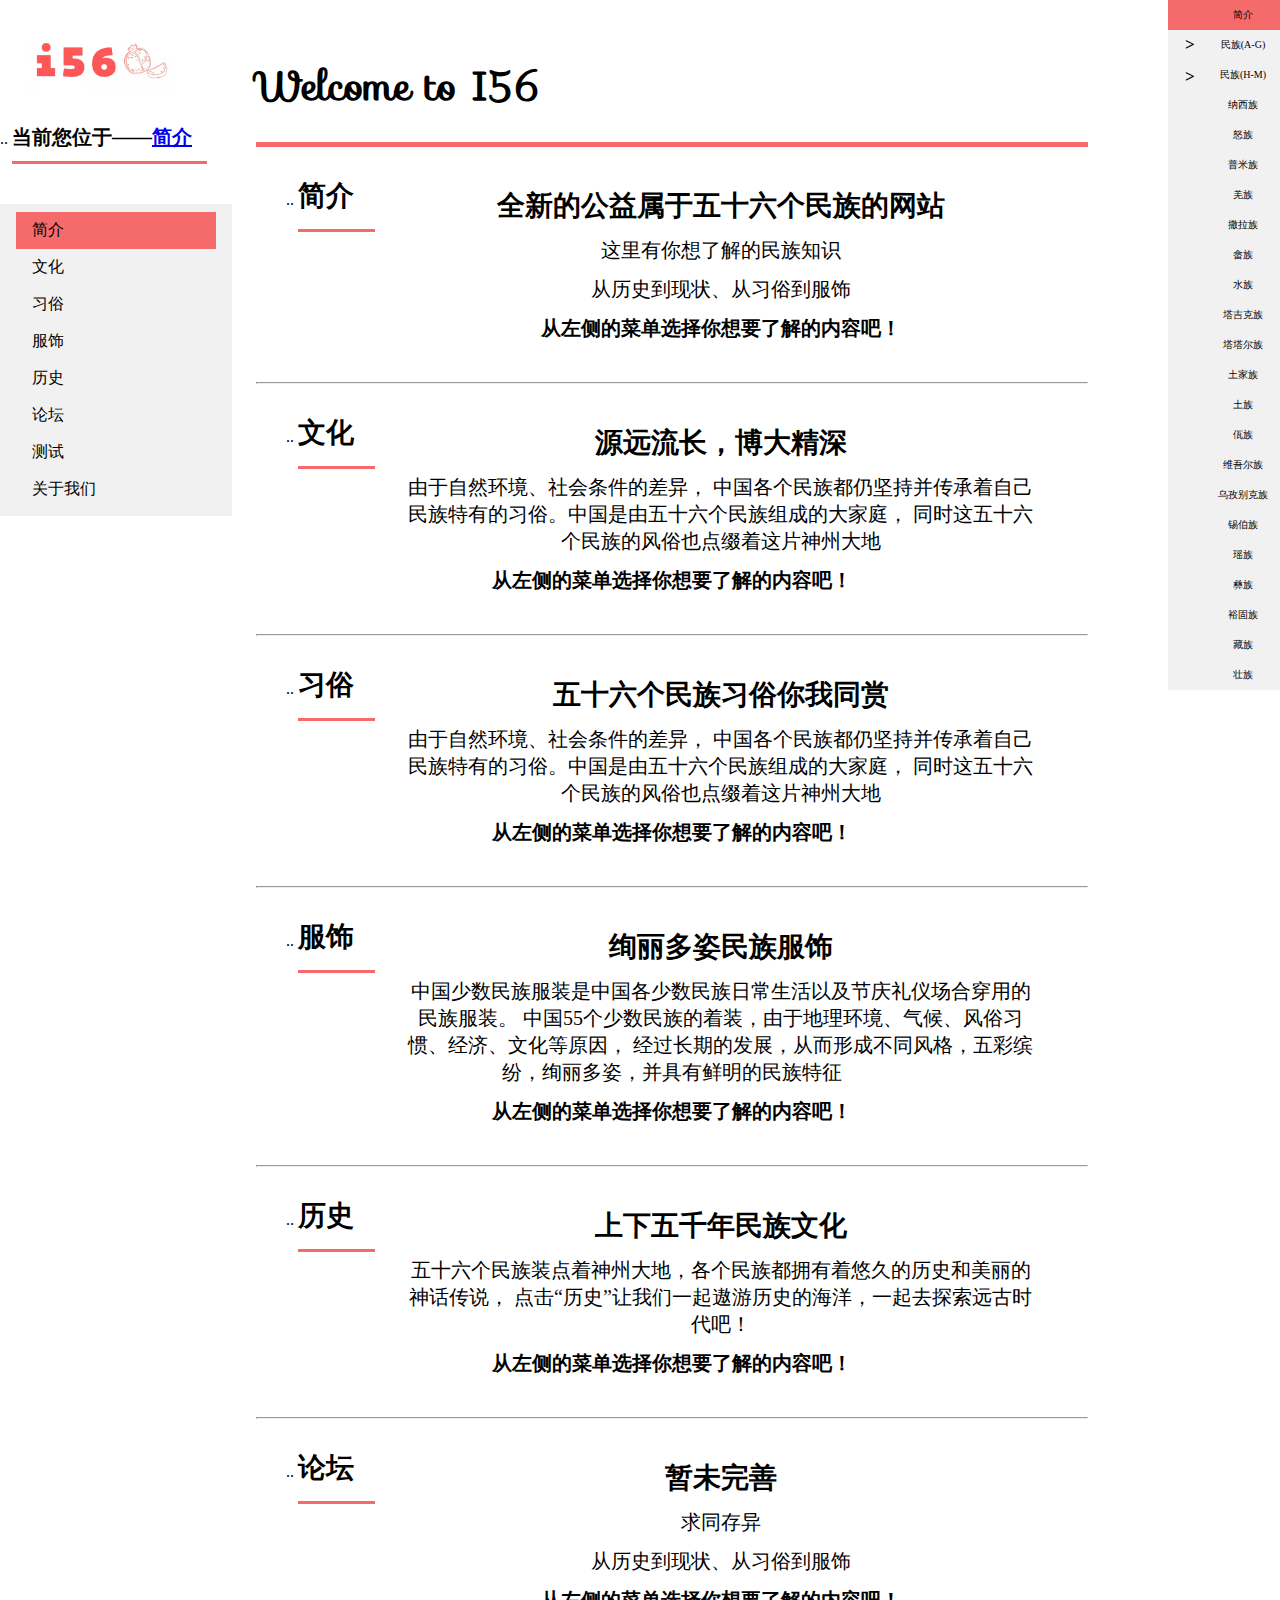
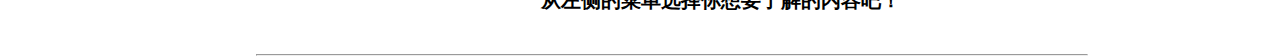
<file: I56/Index.html>
<!DOCTYPE html>
<html>
    <!----------------HEAD------------->
    <head>
        <title>I56 Welcome to you</title>
    <meta charset="utf-8"/>
    <link rel="stylesheet" href="assets/css/Main.css">
    <link rel="stylesheet" href="https://fonts.googleapis.com/css?family=Sofia">
    </head>
    <!----------------BODY------------->
    <body>
        <div id="wrapper">
            <!--Siderbar-->
            <div id="sidebara">
                <img class="logo1" src="images/I56 Logo.jpg">           
                <header class="major">
                    <p></p>
                    <p></p>                                                                                                                                              ..
                    <h3>当前您位于——<a href="Index.html">简介</a></h3>
                </header>
                <div>
                <ul>
                    <li><a href="Index.html" id="visited">简介</a></li>
                    <li><a href="Blank.html">文化</a></li>
                    <li><a href="AChangZu_Custom.html">习俗</a></li>
                    <li><a href="AChangZu_Clothes.html">服饰</a></li>
                    <li><a href="AChangZu_History.html">历史</a></li>
                    <li><a href="Forum.html">论坛</a></li>
                    <li><a href="Test.html">测试</a></li>
                    <li><a href="About_us.html">关于我们</a></li>
                </ul>
                </div>
            </div>


            <!--Main-->
            <div id="main">
                <!--Header-->
                <header id="header">
                    <p class="logo"><h1 style="font-family:Sofia;">Welcome to I56</h1></p>
                </header>
                <div class="Head">
                    <header class="major">                                                                                                                                 ..
                       <h2>简介</h2> 
                    </header>
                </div>
                    <div class="block">
                    <h2 class="spacing">全新的公益属于五十六个民族的网站</h2>
                    <p class="spacing" style="font-size: 1.25em;">这里有你想了解的民族知识</p>
                    <p class="spacing" style="font-size: 1.25em;">从历史到现状、从习俗到服饰</p>
                    <h3 class="spacing">从左侧的菜单选择你想要了解的内容吧！</h3>
                    </div>
                    <hr/>

                    <div class="Head">
                        <header class="major">                                                                                                                                 ..
                           <h2>文化</h2> 
                        </header>
                    </div>
                    <div class="block">
                        <h2 class="spacing">源远流长，博大精深</h2>
                        <p class="spacing" style="font-size: 1.25em;">由于自然环境、社会条件的差异，
                            中国各个民族都仍坚持并传承着自己民族特有的习俗。中国是由五十六个民族组成的大家庭，
                            同时这五十六个民族的风俗也点缀着这片神州大地</p>
                        <h3 class="spacing">从左侧的菜单选择你想要了解的内容吧！</h3>
                    </div>
                    <hr/>
                        <div class="Head">
                            <header class="major">                                                                                                                                 ..
                               <h2>习俗</h2> 
                            </header>
                        </div>
                        <div class="block">
                            <h2 class="spacing">五十六个民族习俗你我同赏</h2>
                        <p class="spacing" style="font-size: 1.25em;">由于自然环境、社会条件的差异，
                            中国各个民族都仍坚持并传承着自己民族特有的习俗。中国是由五十六个民族组成的大家庭，
                            同时这五十六个民族的风俗也点缀着这片神州大地</p>
                        <h3 class="spacing">从左侧的菜单选择你想要了解的内容吧！</h3>
                        </div>
                        <hr/>
                        <div class="Head">
                            <header class="major">                                                                                                                                 ..
                               <h2>服饰</h2> 
                            </header>
                        </div>
                        <div class="block">
                            <h2 class="spacing">绚丽多姿民族服饰</h2>
                            <p class="spacing" style="font-size: 1.25em;">中国少数民族服装是中国各少数民族日常生活以及节庆礼仪场合穿用的民族服装。
                                中国55个少数民族的着装，由于地理环境、气候、风俗习惯、经济、文化等原因，
                                经过长期的发展，从而形成不同风格，五彩缤纷，绚丽多姿，并具有鲜明的民族特征</p>
                            <h3 class="spacing">从左侧的菜单选择你想要了解的内容吧！</h3>
                        </div>
                        <hr/>
                        <div class="Head">
                            <header class="major">                                                                                                                                 ..
                               <h2>历史</h2> 
                            </header>
                        </div>
                        <div class="block">
                            <h2 class="spacing">上下五千年民族文化</h2>
                            <p class="spacing" style="font-size: 1.25em;">五十六个民族装点着神州大地，各个民族都拥有着悠久的历史和美丽的神话传说，
                                点击“历史”让我们一起遨游历史的海洋，一起去探索远古时代吧！</p>
                            <h3 class="spacing">从左侧的菜单选择你想要了解的内容吧！</h3>
                        </div>
                        <hr/>
                        <div class="Head">
                            <header class="major">                                                                                                                                 ..
                               <h2>论坛</h2> 
                            </header>
                        </div>
                        <div class="block">
                            <h2 class="spacing">暂未完善</h2>
                            <p class="spacing" style="font-size: 1.25em;">求同存异</p>
                            <p class="spacing" style="font-size: 1.25em;">从历史到现状、从习俗到服饰</p>
                            <h3 class="spacing">从左侧的菜单选择你想要了解的内容吧！</h3>
                        </div>
                        <hr/>                   
            </div>
            


            <!--Siderbarb-->
            <div id="sidebarb">        
                <div id="menu">
                <ul >
                    <li><a href="/" id="visited">简介</a></li>

                    <div class="dropbtn">

                        <li><a href="#"><div class="b1">&gt;</div>民族(A-G)</a></li>
                        <div class="dropdown-content">
                            <li><a href="AChangZu_Clothes.html">阿昌族</a></li>
                            <li><a href="Blank.html">白族</a></li>
                            <li><a href="Blank.html">保安族</a></li>
                            <li><a href="Blank.html">布朗族</a></li>
                            <li><a href="Blank.html">布依族</a></li>
                            <li><a href="Blank.html">朝鲜族</a></li>
                            <li><a href="Blank.html">穿青人</a></li>
                            <li><a href="Blank.html">达斡尔族</a></li>
                            <li><a href="Blank.html">傣族</a></li>
                            <li><a href="Blank.html">德昂族</a></li>
                            <li><a href="Blank.html">东乡族</a></li>
                            <li><a href="Blank.html">桐族</a></li>
                            <li><a href="Blank.html">独龙族</a></li>
                            <li><a href="Blank.html">俄罗斯族</a></li>
                            <li><a href="Blank.html">鄂伦春族</a></li>
                            <li><a href="Blank.html">鄂温克族</a></li>
                            <li><a href="Blank.html">高山族</a></li>
                            <li><a href="Blank.html">仡佬族</a></li>
                        </div>
                    </div>
                    <div class="dropbtn">
                        <li><a href="#"><div class="b2">&gt;</div>民族(H-M)</a></li>
                        <div class="dropdown-content">
                            <li><a href="Blank.html">哈尼族</a></li>
                            <li><a href="Blank.html">哈萨克族</a></li>
                            <li><a href="Blank.html">汉族</a></li>
                            <li><a href="Blank.html">赫哲族</a></li>
                            <li><a href="Blank.html">回族</a></li>
                            <li><a href="Blank.html">基诺族</a></li>
                            <li><a href="Blank.html">京族</a></li>
                            <li><a href="Blank.html">景颇族</a></li>
                            <li><a href="Blank.html">柯尔克孜族</a></li>
                            <li><a href="Blank.html">拉祜族</a></li>
                            <li><a href="Blank.html">黎族</a></li>
                            <li><a href="Blank.html">傈僳族</a></li>
                            <li><a href="Blank.html">珞巴族</a></li>
                            <li><a href="Blank.html">满族</a></li>
                            <li><a href="Blank.html">毛南族</a></li>
                            <li><a href="Blank.html">门巴族</a></li>
                            <li><a href="Blank.html">蒙古族</a></li>
                            <li><a href="Blank.html">苗族</a></li>
                            <li><a href="Blank.html">仫佬族</a></li>
                        </div>
                    </div>
                            <li><a href="Blank.html">纳西族</a></li>
                            <li><a href="Blank.html">怒族</a></li>
                            <li><a href="Blank.html">普米族</a></li>
                            <li><a href="Blank.html">羌族</a></li>
                            <li><a href="Blank.html">撒拉族</a></li>
                            <li><a href="Blank.html">畲族</a></li>
                            <li><a href="Blank.html">水族</a></li>
                            <li><a href="Blank.html">塔吉克族</a></li>
                            <li><a href="Blank.html">塔塔尔族</a></li>
                            <li><a href="Blank.html">土家族</a></li>
                            <li><a href="Blank.html">土族</a></li>
                            <li><a href="Blank.html">佤族</a></li>
                            <li><a href="Blank.html">维吾尔族</a></li>
                            <li><a href="Blank.html">乌孜别克族</a></li>
                            <li><a href="Blank.html">锡伯族</a></li>
                            <li><a href="Blank.html">瑶族</a></li>
                            <li><a href="Blank.html">彝族</a></li>
                            <li><a href="Blank.html">裕固族</a></li>
                            <li><a href="Blank.html">藏族</a></li>
                            <li><a href="Blank.html">壮族</a></li>
                    </div>
                </ul>       
                </div>
            </div>
    
        
    </body>
</html>
</file>
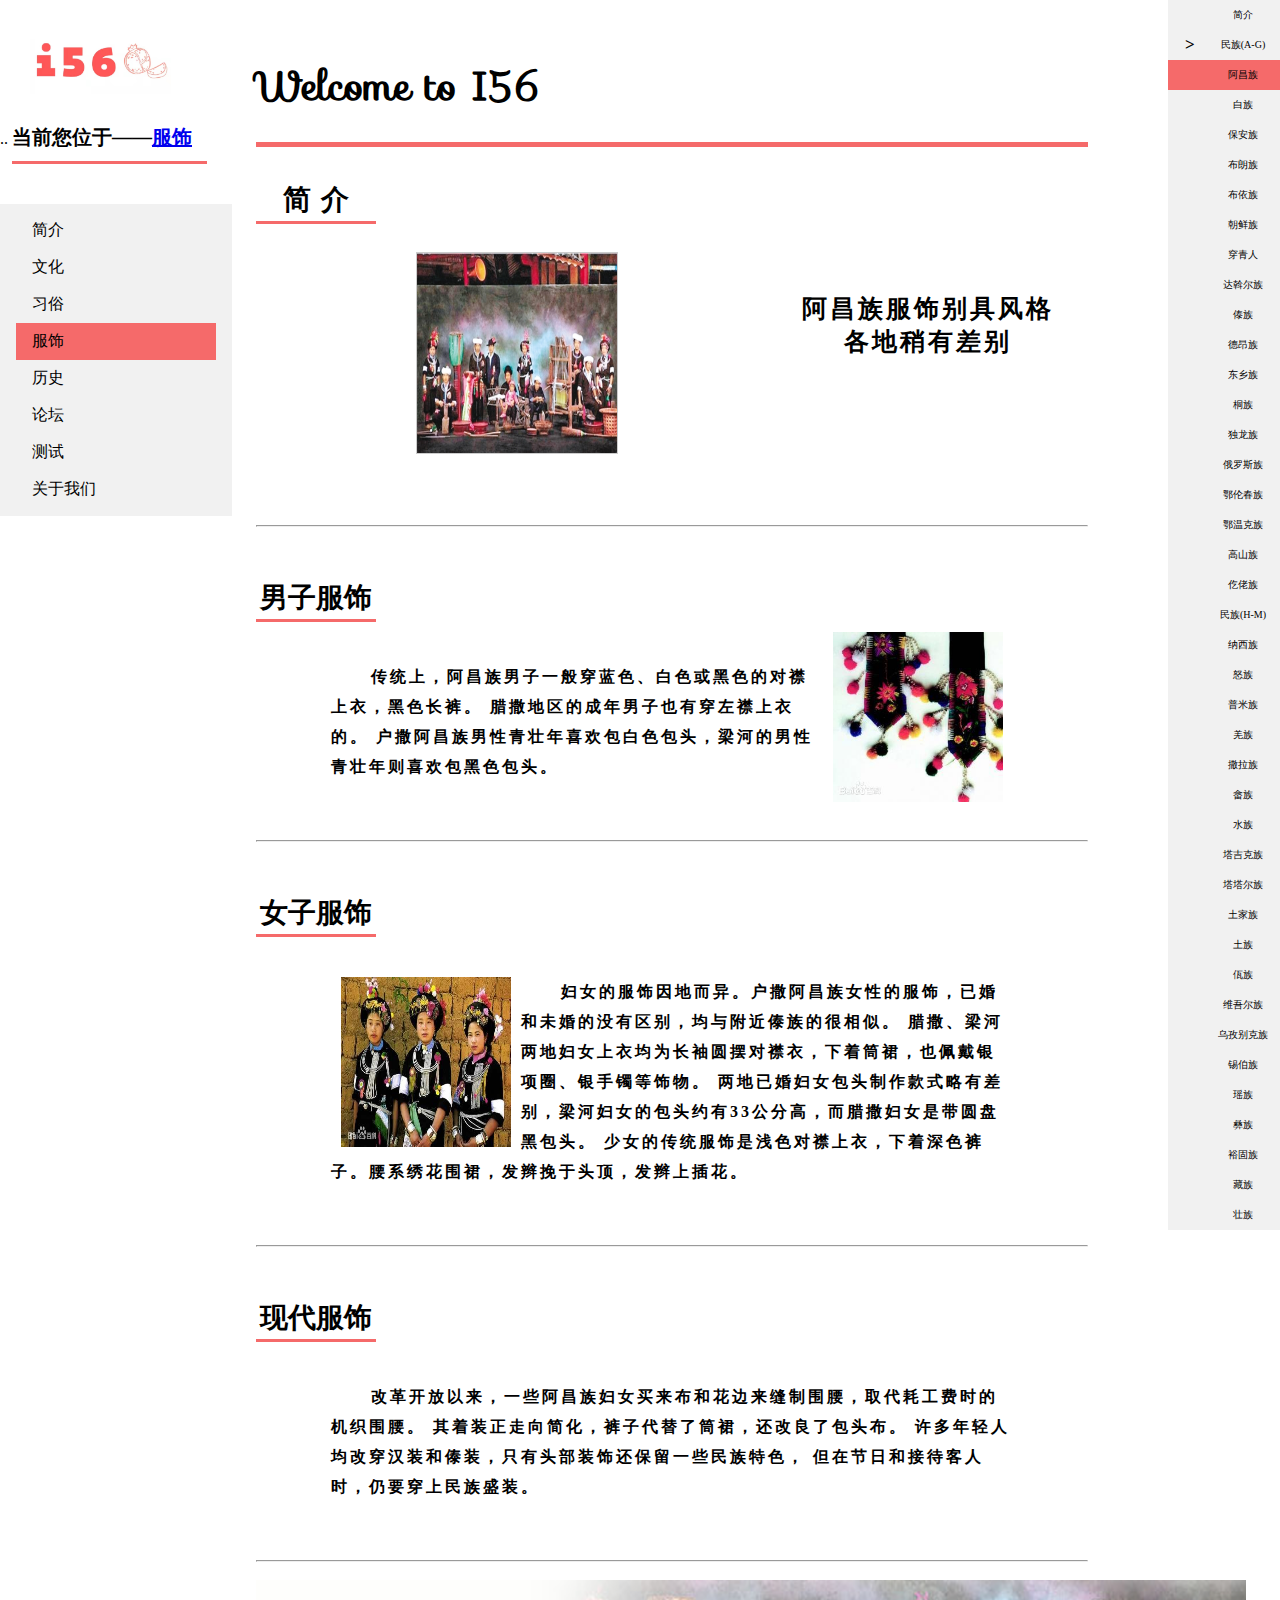
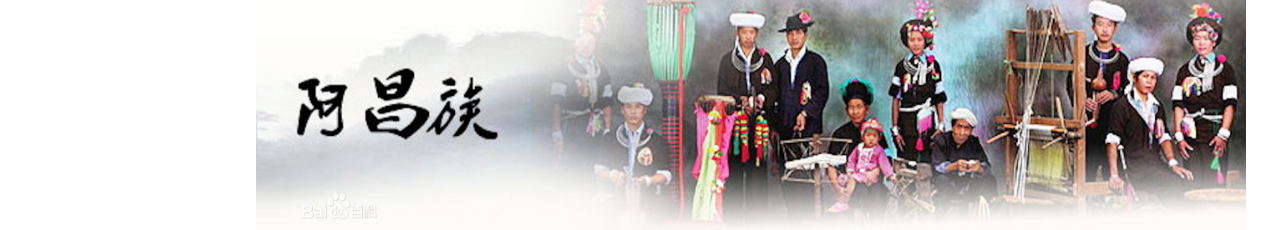
<file: I56/AChangZu_Clothes.html>
<!DOCTYPE html>
<html>
    <!----------------HEAD------------->
    <head>
        <title>I56 Welcome to you</title>
    <meta charset="utf-8"/>
    <link rel="stylesheet" href="assets/css/Main.css">
    <link rel="stylesheet" href="https://fonts.googleapis.com/css?family=Sofia">
    </head>
    <!----------------BODY------------->
    <body>
        <div id="wrapper">
            <!--Siderbar-->
            <div id="sidebara">
                <img class="logo1" src="images/I56 Logo.jpg">           
                <header class="major">
                    <p></p>
                    <p></p>                                                                                                                                              ..
                    <h3>当前您位于——<a href="/AChangZu_Clothes.html">服饰</a></h3>
                </header>
                <div>
                <ul>
                    <li><a href="Index.html">简介</a></li>
                    <li><a href="Blank.html">文化</a></li>
                    <li><a href="AChangZu_Custom.html">习俗</a></li>
                    <li><a href="AChangZu_Clothes.html"id="visited">服饰</a></li>
                    <li><a href="AChangZu_History.html">历史</a></li>
                    <li><a href="Forum.html">论坛</a></li>
                    <li><a href="Test.html">测试</a></li>
                    <li><a href="About_us.html">关于我们</a></li>
                </ul>
                </div>
            </div>


            

                <!--Main-->
                <div id="main">
                    <!--Header-->
                    <header id="header">
                        <p class="logo"><h1 style="font-family:Sofia;">Welcome to I56</h1></p>
                    </header>

                    <!--SJ-->
                    <h2 style="font-family:Sofia;" id="subtitle"> 简    介 </h2><br>
                    <div class="ctt1l">
                            <div class="box">
                                <div class="small">
                                    <img src="images/AChangZu.jpg" alt="Small Image">
                                    <div class="mask"></div>
                                </div>
                                <div class="big">
                                    <img src="images/AChangZu.jpg" alt="Big Image">
                                </div>
                            </div>
                    </div>  
                    <div class="ctt1r">
                        <h2 style="font-size: 25px;">阿昌族服饰别具风格</br>各地稍有差别</h2>
                    </div>
                    <br><hr/><br>

                    <h2 style="font-family:Sofia;" id="subtitle">男子服饰</h2>
                    
                    <div class="ctt2">
                        <img class="cloimg" align="right" src="images/Black_flower.jpg" alt="" >
                        <br>
                        <p>  
                            传统上，阿昌族男子一般穿蓝色、白色或黑色的对襟上衣，黑色长裤。
                            腊撒地区的成年男子也有穿左襟上衣的。
                            户撒阿昌族男性青壮年喜欢包白色包头，梁河的男性青壮年则喜欢包黑色包头。</p>
                            
                    </div>
                    <br><hr/><br>

                    <h2 style="font-family:Sofia;" id="subtitle">女子服饰</h2>
                        
                    <div class="ctt2">
                        <br>
                        <p> <img class="cloimg" align="left" src="images/Girl_Clothes.jpg" alt="" >
                            妇女的服饰因地而异。户撒阿昌族女性的服饰，已婚和未婚的没有区别，均与附近傣族的很相似。
                            腊撒、梁河两地妇女上衣均为长袖圆摆对襟衣，下着筒裙，也佩戴银项圈、银手镯等饰物。
                            两地已婚妇女包头制作款式略有差别，梁河妇女的包头约有33公分高，而腊撒妇女是带圆盘黑包头。
                            少女的传统服饰是浅色对襟上衣，下着深色裤子。腰系绣花围裙，发辫挽于头顶，发辫上插花。</p>
                    </div>
                    <br><hr/><br>

                    <h2 style="font-family:Sofia;" id="subtitle">现代服饰</h2>
                    
                    <div class="ctt2">
                        <br>
                        <p> 改革开放以来，一些阿昌族妇女买来布和花边来缝制围腰，取代耗工费时的机织围腰。
                            其着装正走向简化，裤子代替了筒裙，还改良了包头布。
                            许多年轻人均改穿汉装和傣装，只有头部装饰还保留一些民族特色，
                            但在节日和接待客人时，仍要穿上民族盛装。</p>
                    </div>
                    <br><hr/><br>

                    <img align="center" src="images/AChangZuLong.png" alt="" width="990px" height="250px">
                    <!--SJ-->
                </div>
            


            <!--Siderbarb-->
            <div id="sidebarb">        
                <div id="menu">
                <ul >
                    <li><a href="/">简介</a></li>

                    <div class="dropbtn">

                        <li><a href="#"><div class="b1" >&gt;</div>民族(A-G)</a></li>
                        <div class="dropdown-content" style="display: block;">
                            <li><a href="AChangZu_Clothes.html" id="visited">阿昌族</a></li>
                            <li><a href="Blank.html">白族</a></li>
                            <li><a href="Blank.html">保安族</a></li>
                            <li><a href="Blank.html">布朗族</a></li>
                            <li><a href="Blank.html">布依族</a></li>
                            <li><a href="Blank.html">朝鲜族</a></li>
                            <li><a href="Blank.html">穿青人</a></li>
                            <li><a href="Blank.html">达斡尔族</a></li>
                            <li><a href="Blank.html">傣族</a></li>
                            <li><a href="Blank.html">德昂族</a></li>
                            <li><a href="Blank.html">东乡族</a></li>
                            <li><a href="Blank.html">桐族</a></li>
                            <li><a href="Blank.html">独龙族</a></li>
                            <li><a href="Blank.html">俄罗斯族</a></li>
                            <li><a href="Blank.html">鄂伦春族</a></li>
                            <li><a href="Blank.html">鄂温克族</a></li>
                            <li><a href="Blank.html">高山族</a></li>
                            <li><a href="Blank.html">仡佬族</a></li>
                        </div>
                    </div>
                    <div class="dropbtn">
                        <li><a href="#"><div class="b2" style="display: none;">&gt;</div>民族(H-M)</a></li>
                        <div class="dropdown-content">
                            <li><a href="Blank.html">哈尼族</a></li>
                            <li><a href="Blank.html">哈萨克族</a></li>
                            <li><a href="Blank.html">汉族</a></li>
                            <li><a href="Blank.html">赫哲族</a></li>
                            <li><a href="Blank.html">回族</a></li>
                            <li><a href="Blank.html">基诺族</a></li>
                            <li><a href="Blank.html">京族</a></li>
                            <li><a href="Blank.html">景颇族</a></li>
                            <li><a href="Blank.html">柯尔克孜族</a></li>
                            <li><a href="Blank.html">拉祜族</a></li>
                            <li><a href="Blank.html">黎族</a></li>
                            <li><a href="Blank.html">傈僳族</a></li>
                            <li><a href="Blank.html">珞巴族</a></li>
                            <li><a href="Blank.html">满族</a></li>
                            <li><a href="Blank.html">毛南族</a></li>
                            <li><a href="Blank.html">门巴族</a></li>
                            <li><a href="Blank.html">蒙古族</a></li>
                            <li><a href="Blank.html">苗族</a></li>
                            <li><a href="Blank.html">仫佬族</a></li>
                        </div>
                    </div>
                            <li><a href="Blank.html">纳西族</a></li>
                            <li><a href="Blank.html">怒族</a></li>
                            <li><a href="Blank.html">普米族</a></li>
                            <li><a href="Blank.html">羌族</a></li>
                            <li><a href="Blank.html">撒拉族</a></li>
                            <li><a href="Blank.html">畲族</a></li>
                            <li><a href="Blank.html">水族</a></li>
                            <li><a href="Blank.html">塔吉克族</a></li>
                            <li><a href="Blank.html">塔塔尔族</a></li>
                            <li><a href="Blank.html">土家族</a></li>
                            <li><a href="Blank.html">土族</a></li>
                            <li><a href="Blank.html">佤族</a></li>
                            <li><a href="Blank.html">维吾尔族</a></li>
                            <li><a href="Blank.html">乌孜别克族</a></li>
                            <li><a href="Blank.html">锡伯族</a></li>
                            <li><a href="Blank.html">瑶族</a></li>
                            <li><a href="Blank.html">彝族</a></li>
                            <li><a href="Blank.html">裕固族</a></li>
                            <li><a href="Blank.html">藏族</a></li>
                            <li><a href="Blank.html">壮族</a></li>
                    </div>
                </ul>       
                </div>
            </div>
    
    <script src="assets/js/main.js"></script>
    </body>
</html>
</file>
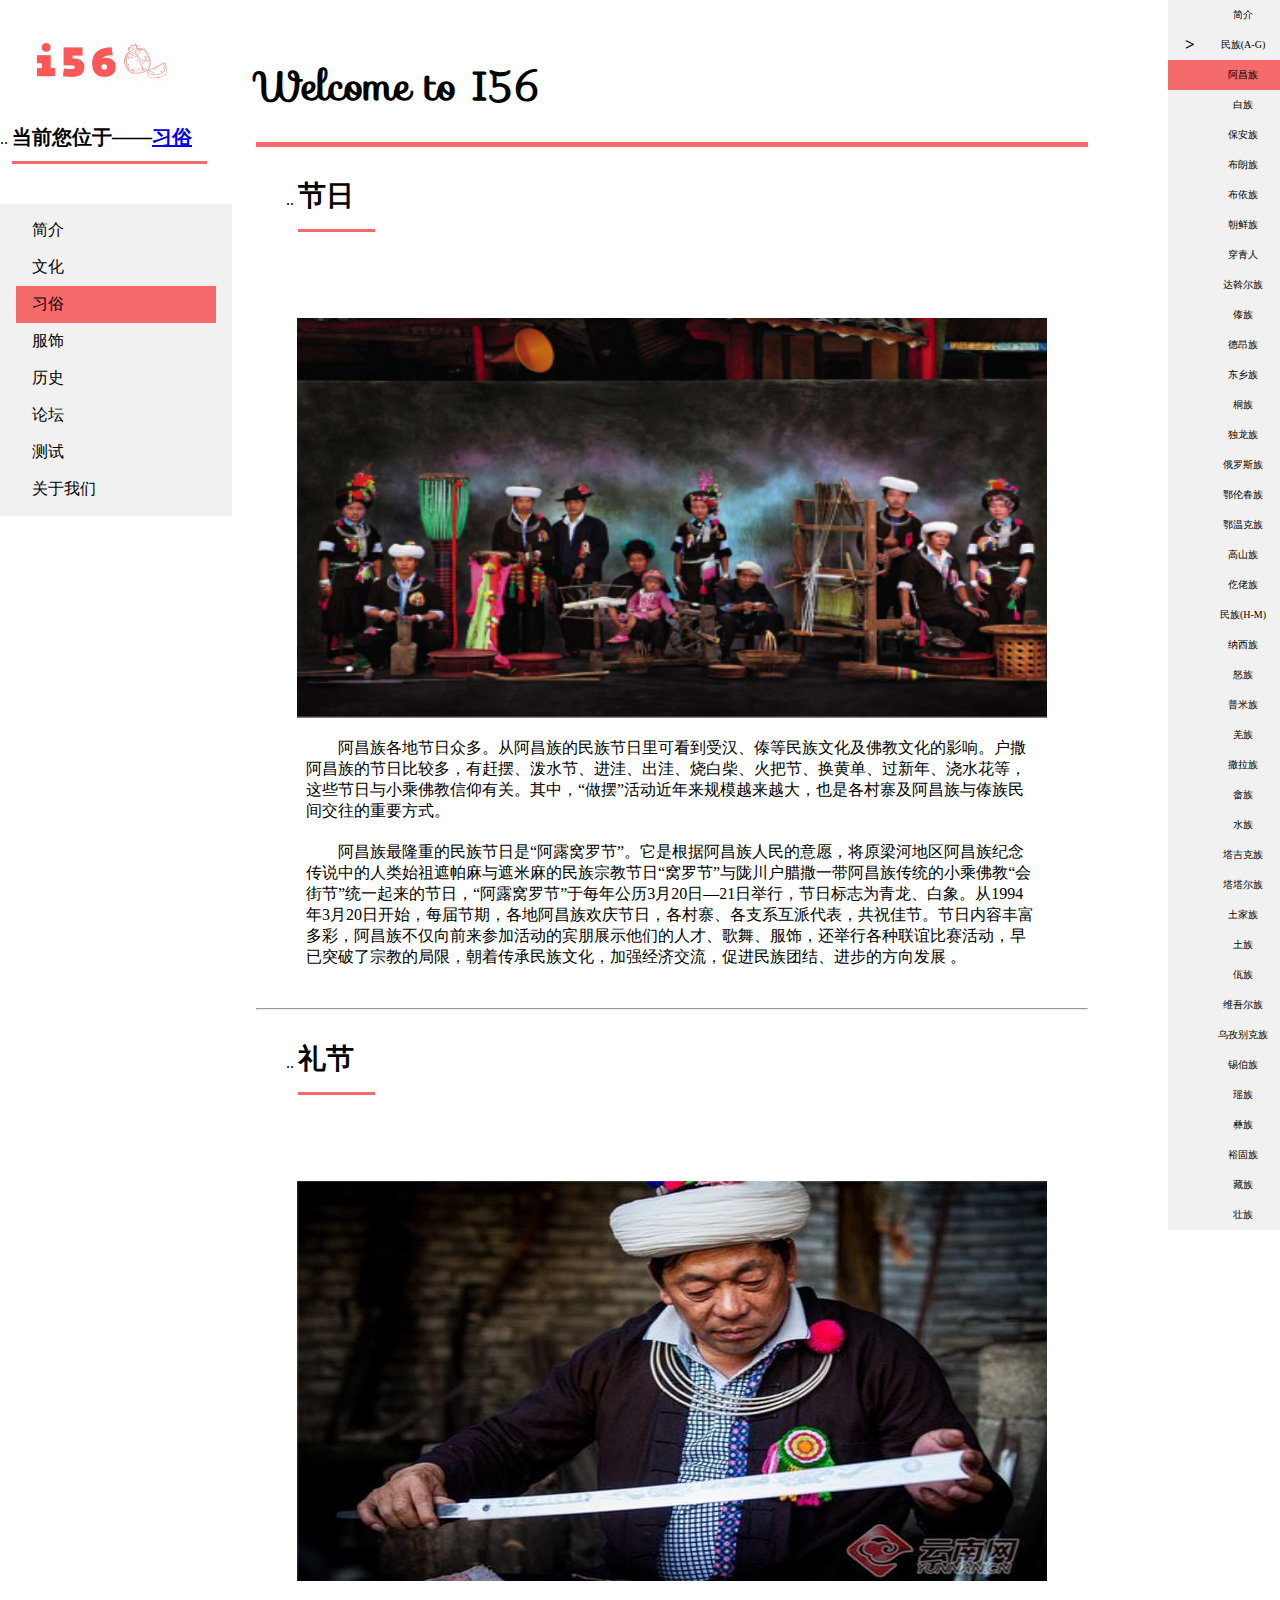
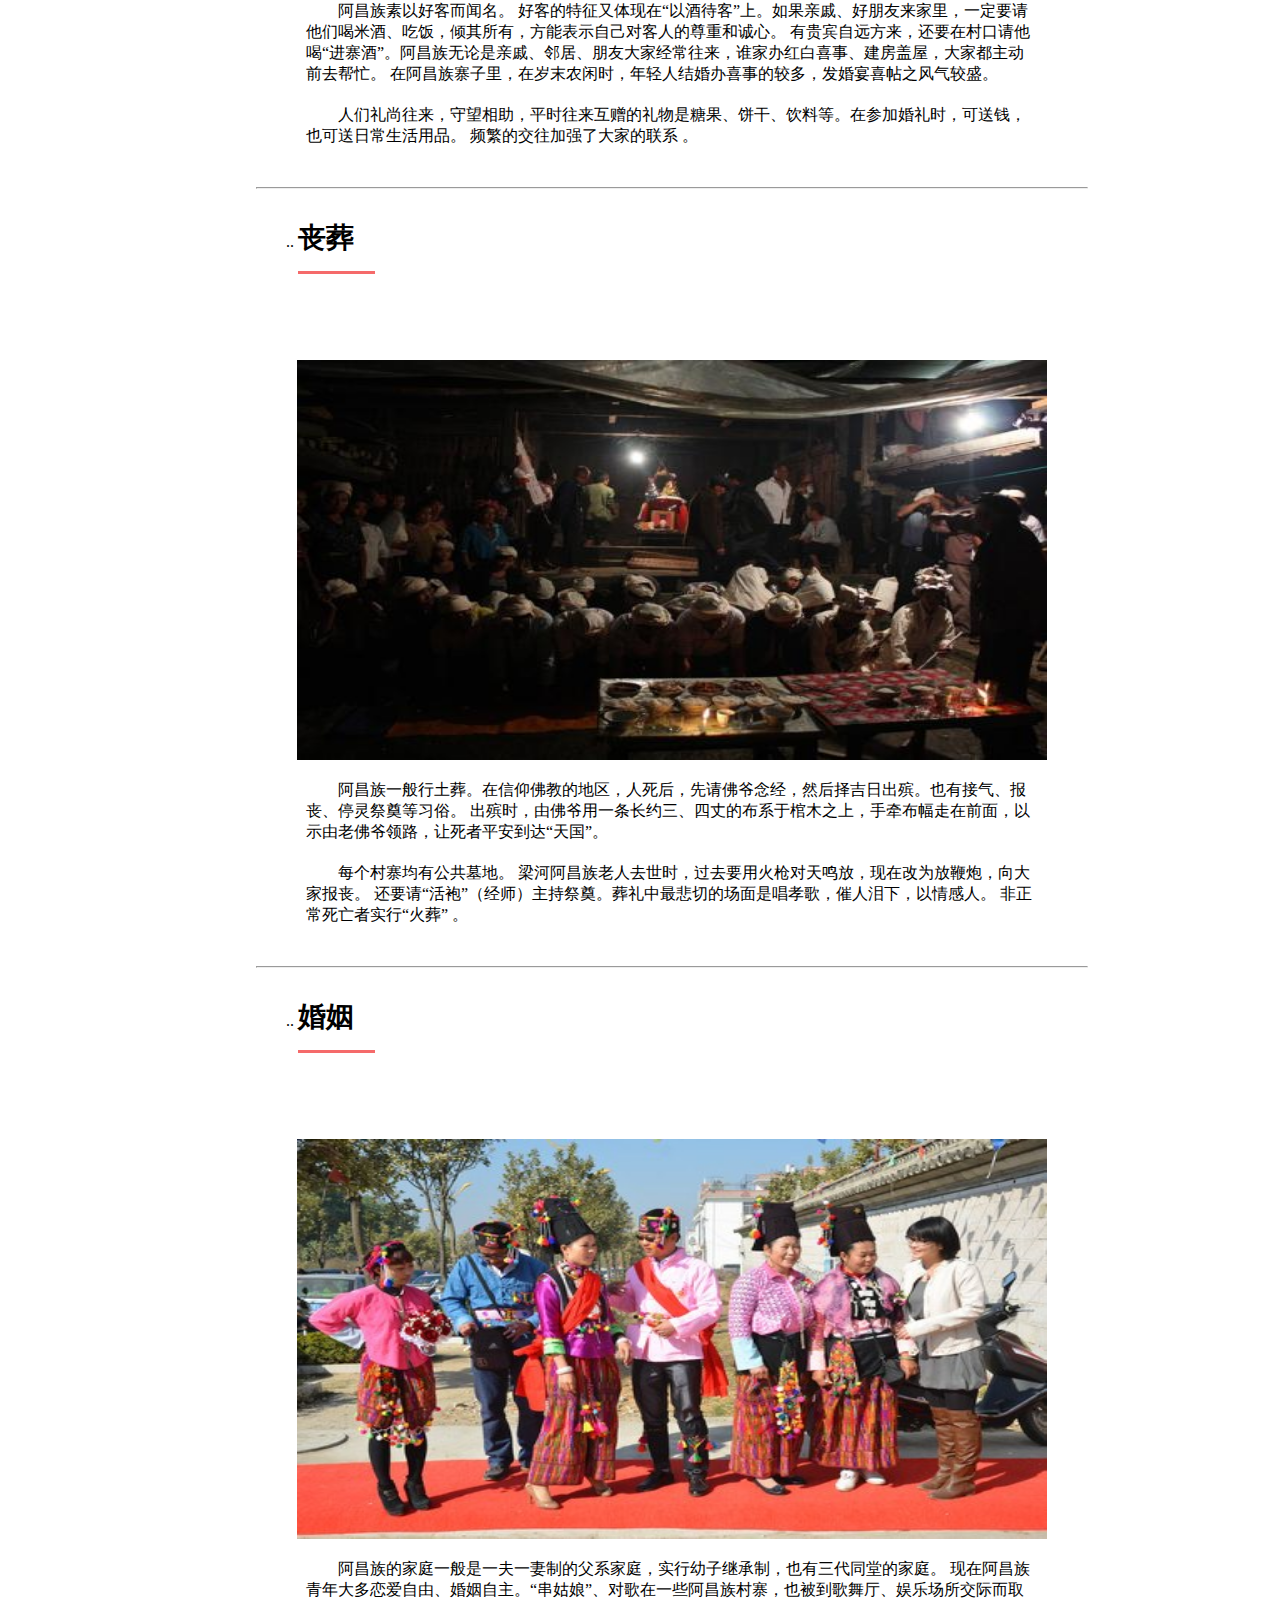
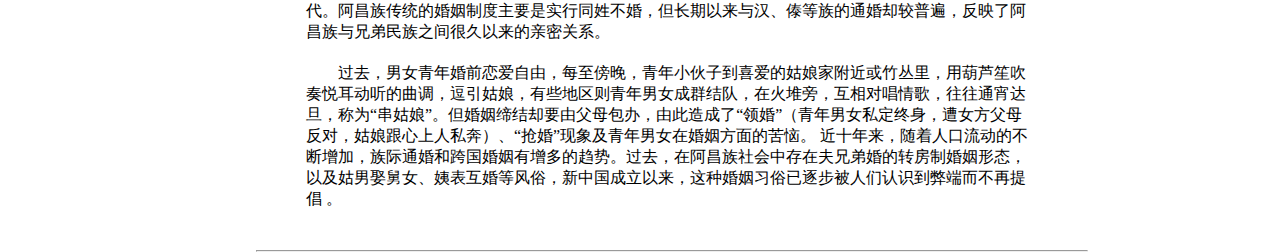
<file: I56/AChangZu_Custom.html>
<!DOCTYPE html>
<html>
    <!----------------HEAD------------->
    <head>
        <title>I56 Welcome to you</title>
    <meta charset="utf-8"/>
    <link rel="stylesheet" href="assets/css/Main.css">
    <link rel="stylesheet" href="https://fonts.googleapis.com/css?family=Sofia">
    </head>
    <!----------------BODY------------->
    <body>
        <div id="wrapper">
            <!--Siderbar-->
            <div id="sidebara">
                <img class="logo1" src="images/I56 Logo.jpg">           
                <header class="major">
                    <p></p>
                    <p></p>                                                                                                                                              ..
                    <h3>当前您位于——<a href="AChangZu_Custom.html">习俗</a></h3>
                </header>
                <div>
                <ul>
                    <li><a href="Index.html">简介</a></li>
                    <li><a href="Blank.html">文化</a></li>
                    <li><a href="AChangZu_Custom.html"id="visited">习俗</a></li>
                    <li><a href="AChangZu_Clothes.html">服饰</a></li>
                    <li><a href="AChangZu_History.html">历史</a></li>
                    <li><a href="Forum.html">论坛</a></li>
                    <li><a href="Test.html">测试</a></li>
                    <li><a href="About_us.html">关于我们</a></li>
                </ul>
                </div>
            </div>


            

               <!--Main-->
            <div id="main">
                <!--Header-->
                <header id="header">
                    <p class="logo"><h1 style="font-family:Sofia;">Welcome to I56</h1></p>
                </header>
                
                <div class="Head">
                    <header class="major">                                                                                                                                 ..
                       <h2>节日</h2> 
                    </header>
                </div>
                <header>
                    <div class="block">
                        <img src="images/holiday.jpg"   alt="" style="height: 400px; width: 750px;" />
                    <p style="text-align: left;text-indent: 2em;margin: 20px 10px 10px 10px;">阿昌族各地节日众多。从阿昌族的民族节日里可看到受汉、傣等民族文化及佛教文化的影响。户撒阿昌族的节日比较多，有赶摆、泼水节、进洼、出洼、烧白柴、火把节、换黄单、过新年、浇水花等，这些节日与小乘佛教信仰有关。其中，“做摆”活动近年来规模越来越大，也是各村寨及阿昌族与傣族民间交往的重要方式。
                    </p>
                    <p style="text-align: left;text-indent: 2em;margin: 20px 10px 10px 10px;">阿昌族最隆重的民族节日是“阿露窝罗节”。它是根据阿昌族人民的意愿，将原梁河地区阿昌族纪念传说中的人类始祖遮帕麻与遮米麻的民族宗教节日“窝罗节”与陇川户腊撒一带阿昌族传统的小乘佛教“会街节”统一起来的节日，“阿露窝罗节”于每年公历3月20日—21日举行，节日标志为青龙、白象。从1994年3月20日开始，每届节期，各地阿昌族欢庆节日，各村寨、各支系互派代表，共祝佳节。节日内容丰富多彩，阿昌族不仅向前来参加活动的宾朋展示他们的人才、歌舞、服饰，还举行各种联谊比赛活动，早已突破了宗教的局限，朝着传承民族文化，加强经济交流，促进民族团结、进步的方向发展 。</p>
                </p>
                    </div>
                    <hr/>
                </header>

                <div class="Head">
                    <header class="major">                                                                                                                                 ..
                       <h2>礼节</h2> 
                    </header>
                </div>
                <header>
                    <div class="block">
                        <img src="images/etiquette.jpg" alt="" style="height: 400px; width: 750px;" />
                    
                    <p style="text-align: left;text-indent: 2em;margin: 20px 10px 10px 10px;">阿昌族素以好客而闻名。
                              好客的特征又体现在“以酒待客”上。如果亲戚、好朋友来家里，一定要请他们喝米酒、吃饭，倾其所有，方能表示自己对客人的尊重和诚心。
                              有贵宾自远方来，还要在村口请他喝“进寨酒”。阿昌族无论是亲戚、邻居、朋友大家经常往来，谁家办红白喜事、建房盖屋，大家都主动前去帮忙。
                              在阿昌族寨子里，在岁末农闲时，年轻人结婚办喜事的较多，发婚宴喜帖之风气较盛。</p>
                    <p style="text-align: left;text-indent: 2em;margin: 20px 10px 10px 10px;">人们礼尚往来，守望相助，平时往来互赠的礼物是糖果、饼干、饮料等。在参加婚礼时，可送钱，也可送日常生活用品。
                    频繁的交往加强了大家的联系 。</p>
                    </div>
                    <hr/>
                </header>
                

                <div class="Head">
                    <header class="major">                                                                                                                                 ..
                       <h2>丧葬</h2> 
                    </header>
                </div>
                <header>
                    <div class="block">
                        <img src="images/funeral.jpg" alt="" style="height: 400px; width: 750px;" />
                    <p style="text-align: left;text-indent: 2em;margin: 20px 10px 10px 10px;">阿昌族一般行土葬。在信仰佛教的地区，人死后，先请佛爷念经，然后择吉日出殡。也有接气、报丧、停灵祭奠等习俗。
                                 出殡时，由佛爷用一条长约三、四丈的布系于棺木之上，手牵布幅走在前面，以示由老佛爷领路，让死者平安到达“天国”。</p>
                        <p style="text-align: left;text-indent: 2em;margin: 20px 10px 10px 10px;" >每个村寨均有公共墓地。
                                 梁河阿昌族老人去世时，过去要用火枪对天鸣放，现在改为放鞭炮，向大家报丧。
                                 还要请“活袍”（经师）主持祭奠。葬礼中最悲切的场面是唱孝歌，催人泪下，以情感人。
                                 非正常死亡者实行“火葬” 。
                             </p>
                    </div>
                    <hr/>
                </header>

                <div class="Head">
                    <header class="major">                                                                                                                                 ..
                       <h2>婚姻</h2> 
                    </header>
                </div>
                <header>
                    <div class="block">
                        <img src="images/achang_marry.jpg" alt="" style="height: 400px; width: 750px;" />  
                    <p  style="text-align: left;text-indent: 2em;margin: 20px 10px 10px 10px;">阿昌族的家庭一般是一夫一妻制的父系家庭，实行幼子继承制，也有三代同堂的家庭。
                               现在阿昌族青年大多恋爱自由、婚姻自主。“串姑娘”、对歌在一些阿昌族村寨，也被到歌舞厅、娱乐场所交际而取代。阿昌族传统的婚姻制度主要是实行同姓不婚，但长期以来与汉、傣等族的通婚却较普遍，反映了阿昌族与兄弟民族之间很久以来的亲密关系。
                        </p>
                    <p style="text-align: left;text-indent: 2em;margin: 20px 10px 10px 10px;"> 过去，男女青年婚前恋爱自由，每至傍晚，青年小伙子到喜爱的姑娘家附近或竹丛里，用葫芦笙吹奏悦耳动听的曲调，逗引姑娘，有些地区则青年男女成群结队，在火堆旁，互相对唱情歌，往往通宵达旦，称为“串姑娘”。但婚姻缔结却要由父母包办，由此造成了“领婚”（青年男女私定终身，遭女方父母反对，姑娘跟心上人私奔）、“抢婚”现象及青年男女在婚姻方面的苦恼。
                             近十年来，随着人口流动的不断增加，族际通婚和跨国婚姻有增多的趋势。过去，在阿昌族社会中存在夫兄弟婚的转房制婚姻形态，以及姑男娶舅女、姨表互婚等风俗，新中国成立以来，这种婚姻习俗已逐步被人们认识到弊端而不再提倡  。
                    </p>
                    
                    </div>
                    <hr/>
                </header>
            </div>

                       


            <!--Siderbarb-->
            <div id="sidebarb">        
                <div id="menu">
                <ul >
                    <li><a href="Index.html">简介</a></li>

                    <div class="dropbtn">

                        <li><a href="#"><div class="b1" >&gt;</div>民族(A-G)</a></li>
                        <div class="dropdown-content" style="display: block;">
                            <li><a href="AChangZu_Clothes.html" id="visited">阿昌族</a></li>
                            <li><a href="Blank.html">白族</a></li>
                            <li><a href="Blank.html">保安族</a></li>
                            <li><a href="Blank.html">布朗族</a></li>
                            <li><a href="Blank.html">布依族</a></li>
                            <li><a href="Blank.html">朝鲜族</a></li>
                            <li><a href="Blank.html">穿青人</a></li>
                            <li><a href="Blank.html">达斡尔族</a></li>
                            <li><a href="Blank.html">傣族</a></li>
                            <li><a href="Blank.html">德昂族</a></li>
                            <li><a href="Blank.html">东乡族</a></li>
                            <li><a href="Blank.html">桐族</a></li>
                            <li><a href="Blank.html">独龙族</a></li>
                            <li><a href="Blank.html">俄罗斯族</a></li>
                            <li><a href="Blank.html">鄂伦春族</a></li>
                            <li><a href="Blank.html">鄂温克族</a></li>
                            <li><a href="Blank.html">高山族</a></li>
                            <li><a href="Blank.html">仡佬族</a></li>
                        </div>
                    </div>
                    <div class="dropbtn">
                        <li><a href="#"><div class="b2" style="display: none;">&gt;</div>民族(H-M)</a></li>
                        <div class="dropdown-content">
                            <li><a href="Blank.html">哈尼族</a></li>
                            <li><a href="Blank.html">哈萨克族</a></li>
                            <li><a href="Blank.html">汉族</a></li>
                            <li><a href="Blank.html">赫哲族</a></li>
                            <li><a href="Blank.html">回族</a></li>
                            <li><a href="Blank.html">基诺族</a></li>
                            <li><a href="Blank.html">京族</a></li>
                            <li><a href="Blank.html">景颇族</a></li>
                            <li><a href="Blank.html">柯尔克孜族</a></li>
                            <li><a href="Blank.html">拉祜族</a></li>
                            <li><a href="Blank.html">黎族</a></li>
                            <li><a href="Blank.html">傈僳族</a></li>
                            <li><a href="Blank.html">珞巴族</a></li>
                            <li><a href="Blank.html">满族</a></li>
                            <li><a href="Blank.html">毛南族</a></li>
                            <li><a href="Blank.html">门巴族</a></li>
                            <li><a href="Blank.html">蒙古族</a></li>
                            <li><a href="Blank.html">苗族</a></li>
                            <li><a href="Blank.html">仫佬族</a></li>
                        </div>
                    </div>
                            <li><a href="Blank.html">纳西族</a></li>
                            <li><a href="Blank.html">怒族</a></li>
                            <li><a href="Blank.html">普米族</a></li>
                            <li><a href="Blank.html">羌族</a></li>
                            <li><a href="Blank.html">撒拉族</a></li>
                            <li><a href="Blank.html">畲族</a></li>
                            <li><a href="Blank.html">水族</a></li>
                            <li><a href="Blank.html">塔吉克族</a></li>
                            <li><a href="Blank.html">塔塔尔族</a></li>
                            <li><a href="Blank.html">土家族</a></li>
                            <li><a href="Blank.html">土族</a></li>
                            <li><a href="Blank.html">佤族</a></li>
                            <li><a href="Blank.html">维吾尔族</a></li>
                            <li><a href="Blank.html">乌孜别克族</a></li>
                            <li><a href="Blank.html">锡伯族</a></li>
                            <li><a href="Blank.html">瑶族</a></li>
                            <li><a href="Blank.html">彝族</a></li>
                            <li><a href="Blank.html">裕固族</a></li>
                            <li><a href="Blank.html">藏族</a></li>
                            <li><a href="Blank.html">壮族</a></li>
                    </div>
                </ul>       
                </div>
            </div>
    
    <script src="assets/js/main.js"></script>
    </body>
</html>
</file>
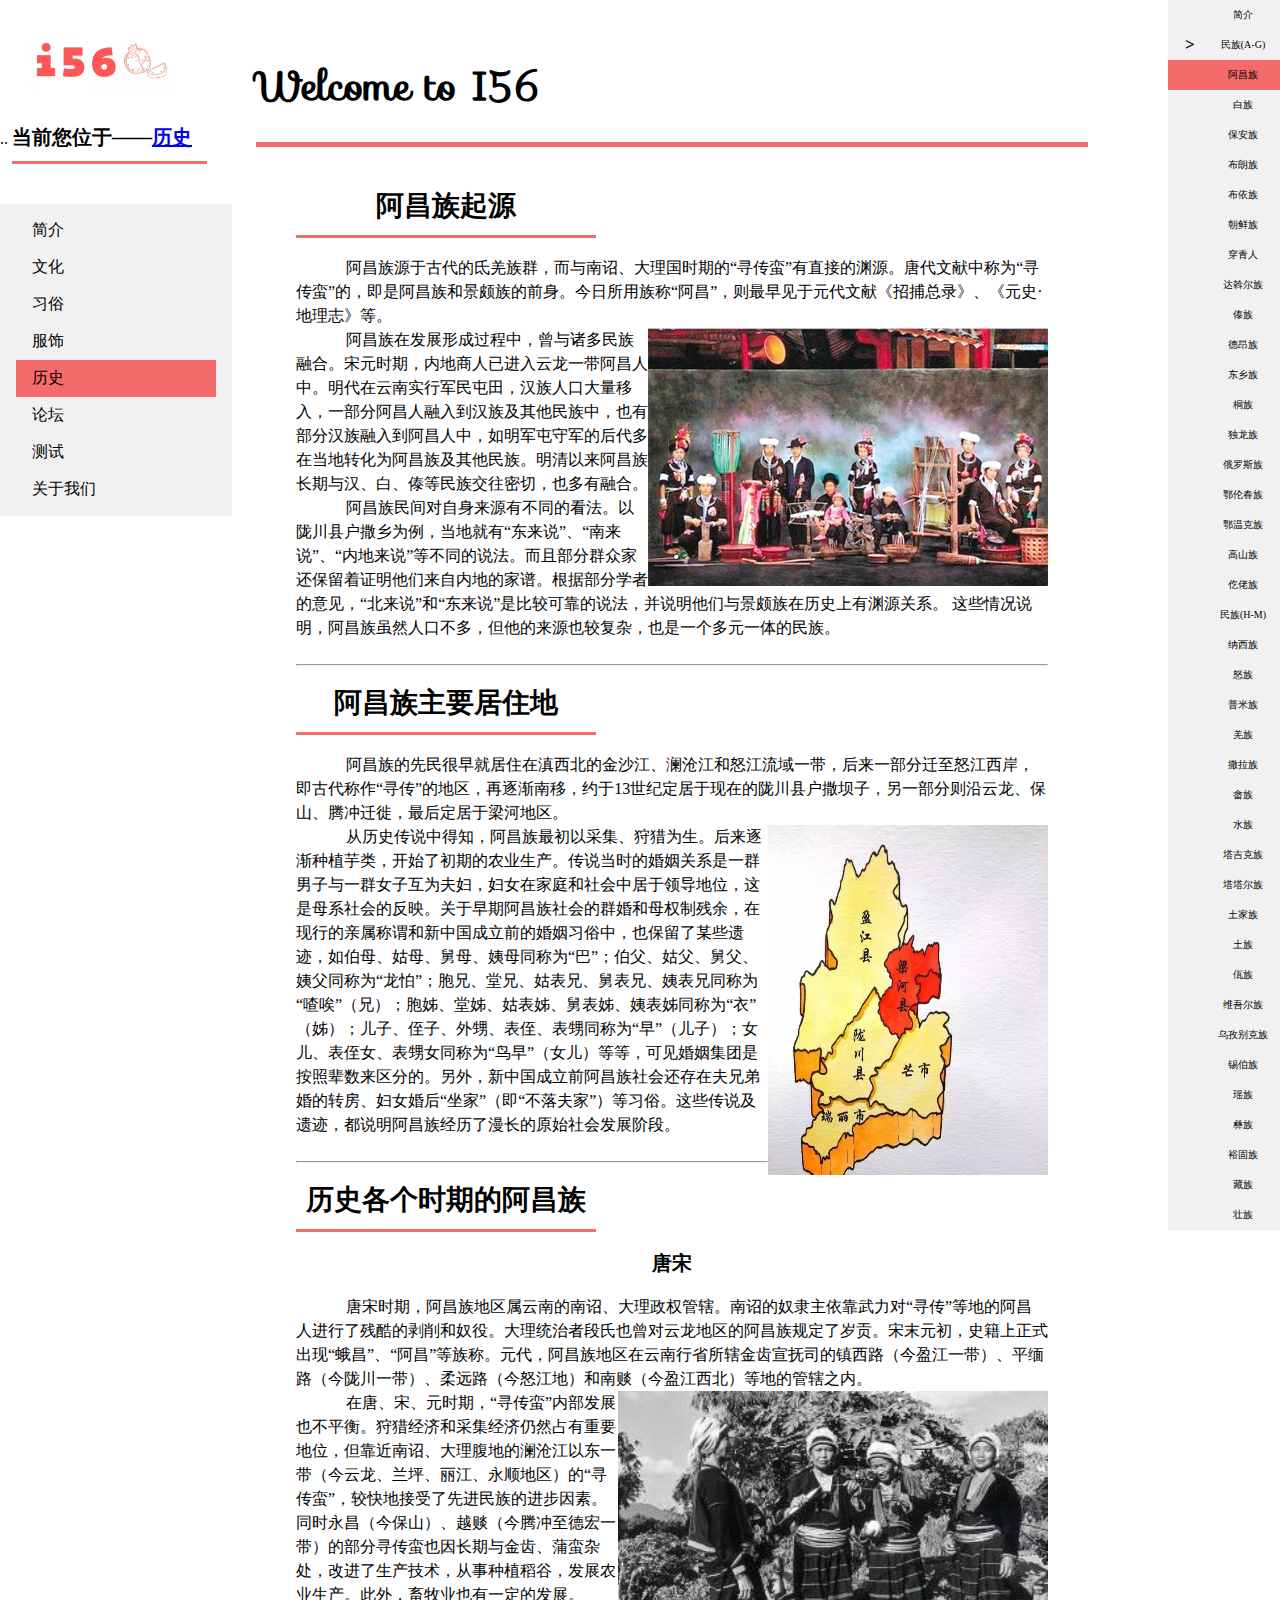
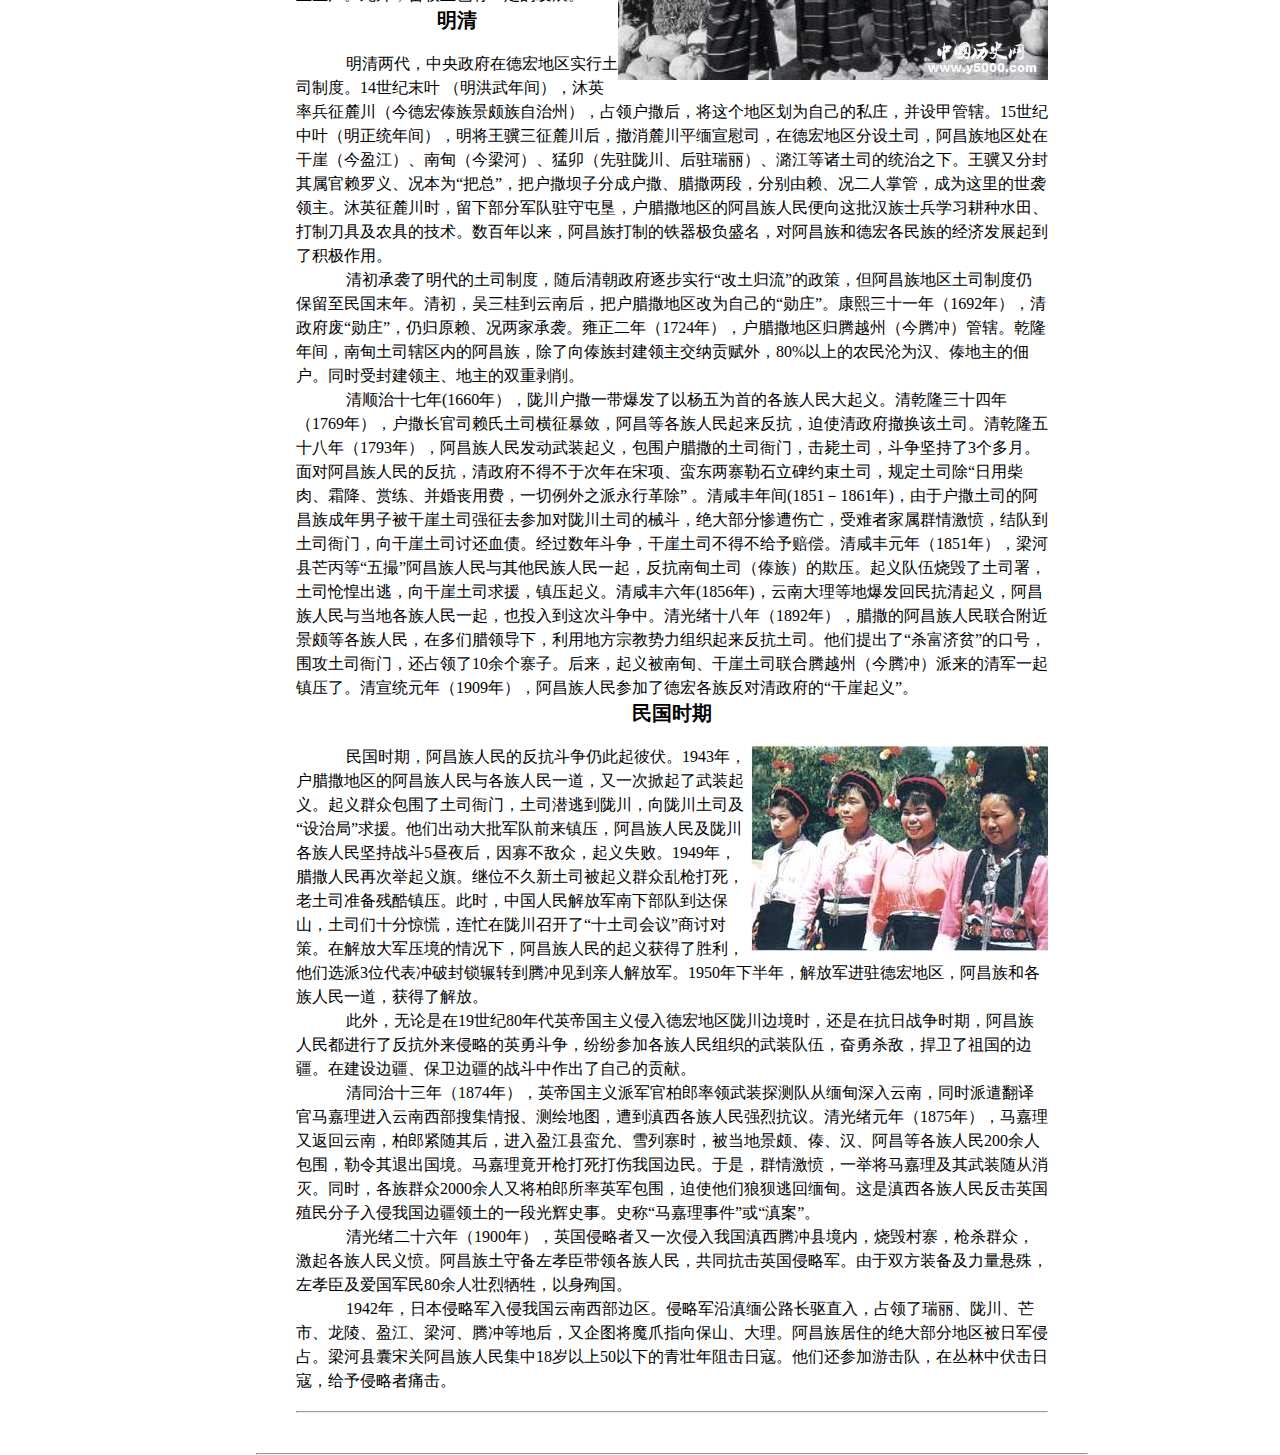
<file: I56/AChangZu_History.html>
<!DOCTYPE html>
<html>
    <!----------------HEAD------------->
    <head>
        <title>I56 Welcome to you</title>
    <meta charset="utf-8"/>
    <link rel="stylesheet" href="assets/css/Main.css">
    <link rel="stylesheet" href="https://fonts.googleapis.com/css?family=Sofia">
    </head>
    <!----------------BODY------------->
    <body>
        <div id="wrapper">
            <!--Siderbar-->
            <div id="sidebara">
                <img class="logo1" src="images/I56 Logo.jpg">           
                <header class="major">
                    <p></p>
                    <p></p>                                                                                                                                              ..
                    <h3>当前您位于——<a href="AChangZu_History.html">历史</a></h3>
                </header>
                <div>
                <ul>
                    <li><a href="Index.html">简介</a></li>
                    <li><a href="Blank.html">文化</a></li>
                    <li><a href="AChangZu_Custom.html">习俗</a></li>
                    <li><a href="AChangZu_Clothes.html">服饰</a></li>
                    <li><a href="AChangZu_History.html" id="visited">历史</a></li>
                    <li><a href="Forum.html">论坛</a></li>
                    <li><a href="Test.html">测试</a></li>
                    <li><a href="About_us.html">关于我们</a></li>
                </ul>
                </div>
            </div>


           <!--Main-->
                <div id="main">
                    <!--Header-->
                    <header id="header">
                        <p class="logo"><h1 style="font-family:Sofia;">Welcome to I56</h1></p>
                    </header>
                    <header>
                        <div class="block">
                            <h2 id="xiao1">阿昌族起源</h2>
                            <br>
                        <p class="xiao">
                        阿昌族源于古代的氐羌族群，而与南诏、大理国时期的“寻传蛮”有直接的渊源。唐代文献中称为“寻传蛮”的，即是阿昌族和景颇族的前身。今日所用族称“阿昌”，则最早见于元代文献《招捕总录》、《元史·地理志》等。</p>
                        <p class="xiao">
                        <img src ="images/AChangZu.jpg" align ="right"> 
                        阿昌族在发展形成过程中，曾与诸多民族融合。宋元时期，内地商人已进入云龙一带阿昌人中。明代在云南实行军民屯田，汉族人口大量移入，一部分阿昌人融入到汉族及其他民族中，也有部分汉族融入到阿昌人中，如明军屯守军的后代多在当地转化为阿昌族及其他民族。明清以来阿昌族长期与汉、白、傣等民族交往密切，也多有融合。</p>
                        <p class="xiao">
                        阿昌族民间对自身来源有不同的看法。以陇川县户撒乡为例，当地就有“东来说”、“南来说”、“内地来说”等不同的说法。而且部分群众家还保留着证明他们来自内地的家谱。根据部分学者的意见，“北来说”和“东来说”是比较可靠的说法，并说明他们与景颇族在历史上有渊源关系。 这些情况说明，阿昌族虽然人口不多，但他的来源也较复杂，也是一个多元一体的民族。<br>
                        <br>
                        <hr/>
                        <br>
                        <h2 id="xiao1">阿昌族主要居住地</h2>
                        <br>
                        <p class="xiao">
                        阿昌族的先民很早就居住在滇西北的金沙江、澜沧江和怒江流域一带，后来一部分迁至怒江西岸，即古代称作“寻传”的地区，再逐渐南移，约于13世纪定居于现在的陇川县户撒坝子，另一部分则沿云龙、保山、腾冲迁徙，最后定居于梁河地区。<br>
                        <p class="xiao">
                        <img src ="images/xxjzd.jpg" align ="right" width="280px" height="350px"> 
                        从历史传说中得知，阿昌族最初以采集、狩猎为生。后来逐渐种植芋类，开始了初期的农业生产。传说当时的婚姻关系是一群男子与一群女子互为夫妇，妇女在家庭和社会中居于领导地位，这是母系社会的反映。关于早期阿昌族社会的群婚和母权制残余，在现行的亲属称谓和新中国成立前的婚姻习俗中，也保留了某些遗迹，如伯母、姑母、舅母、姨母同称为“巴”；伯父、姑父、舅父、姨父同称为“龙怕”；胞兄、堂兄、姑表兄、舅表兄、姨表兄同称为“喳唉”（兄）；胞姊、堂姊、姑表姊、舅表姊、姨表姊同称为“衣”（姊）；儿子、侄子、外甥、表侄、表甥同称为“早”（儿子）；女儿、表侄女、表甥女同称为“鸟早”（女儿）等等，可见婚姻集团是按照辈数来区分的。另外，新中国成立前阿昌族社会还存在夫兄弟婚的转房、妇女婚后“坐家”（即“不落夫家”）等习俗。这些传说及遗迹，都说明阿昌族经历了漫长的原始社会发展阶段。<br>
                        <br>
                        <hr/>
                        <br>
                        <h2 id="xiao1">历史各个时期的阿昌族</h2>
                        <br>
                        <h3 class="xiao2">唐宋</h3>
                        <br>
                        <p class="xiao">
                        唐宋时期，阿昌族地区属云南的南诏、大理政权管辖。南诏的奴隶主依靠武力对“寻传”等地的阿昌人进行了残酷的剥削和奴役。大理统治者段氏也曾对云龙地区的阿昌族规定了岁贡。宋末元初，史籍上正式出现“蛾昌”、“阿昌”等族称。元代，阿昌族地区在云南行省所辖金齿宣抚司的镇西路（今盈江一带）、平缅路（今陇川一带）、柔远路（今怒江地）和南赕（今盈江西北）等地的管辖之内。<br>
                        <p class="xiao">
                        <img src ="images/xxaczls.jpg" align ="right" > 
                        在唐、宋、元时期，“寻传蛮”内部发展也不平衡。狩猎经济和采集经济仍然占有重要地位，但靠近南诏、大理腹地的澜沧江以东一带（今云龙、兰坪、丽江、永顺地区）的“寻传蛮”，较快地接受了先进民族的进步因素。同时永昌（今保山）、越赕（今腾冲至德宏一带）的部分寻传蛮也因长期与金齿、蒲蛮杂处，改进了生产技术，从事种植稻谷，发展农业生产。此外，畜牧业也有一定的发展。<br>
                        <h3 class="xiao2">明清</h3>
                        <br>
                        <p class="xiao">
                        明清两代，中央政府在德宏地区实行土司制度。14世纪末叶 （明洪武年间），沐英率兵征麓川（今德宏傣族景颇族自治州），占领户撒后，将这个地区划为自己的私庄，并设甲管辖。15世纪中叶（明正统年间），明将王骥三征麓川后，撤消麓川平缅宣慰司，在德宏地区分设土司，阿昌族地区处在干崖（今盈江）、南甸（今梁河）、猛卯（先驻陇川、后驻瑞丽）、潞江等诸土司的统治之下。王骥又分封其属官赖罗义、况本为“把总”，把户撒坝子分成户撒、腊撒两段，分别由赖、况二人掌管，成为这里的世袭领主。沐英征麓川时，留下部分军队驻守屯垦，户腊撒地区的阿昌族人民便向这批汉族士兵学习耕种水田、打制刀具及农具的技术。数百年以来，阿昌族打制的铁器极负盛名，对阿昌族和德宏各民族的经济发展起到了积极作用。<br>
                        <p class="xiao">
                        清初承袭了明代的土司制度，随后清朝政府逐步实行“改土归流”的政策，但阿昌族地区土司制度仍保留至民国末年。清初，吴三桂到云南后，把户腊撒地区改为自己的“勋庄”。康熙三十一年（1692年），清政府废“勋庄”，仍归原赖、况两家承袭。雍正二年（1724年），户腊撒地区归腾越州（今腾冲）管辖。乾隆年间，南甸土司辖区内的阿昌族，除了向傣族封建领主交纳贡赋外，80%以上的农民沦为汉、傣地主的佃户。同时受封建领主、地主的双重剥削。<br>
                        <p class="xiao">
                        清顺治十七年(1660年），陇川户撒一带爆发了以杨五为首的各族人民大起义。清乾隆三十四年（1769年），户撒长官司赖氏土司横征暴敛，阿昌等各族人民起来反抗，迫使清政府撤换该土司。清乾隆五十八年（1793年），阿昌族人民发动武装起义，包围户腊撒的土司衙门，击毙土司，斗争坚持了3个多月。面对阿昌族人民的反抗，清政府不得不于次年在宋项、蛮东两寨勒石立碑约束土司，规定土司除“日用柴肉、霜降、赏练、并婚丧用费，一切例外之派永行革除” 。清咸丰年间(1851－1861年)，由于户撒土司的阿昌族成年男子被干崖土司强征去参加对陇川土司的械斗，绝大部分惨遭伤亡，受难者家属群情激愤，结队到土司衙门，向干崖土司讨还血债。经过数年斗争，干崖土司不得不给予赔偿。清咸丰元年（1851年），梁河县芒丙等“五撮”阿昌族人民与其他民族人民一起，反抗南甸土司（傣族）的欺压。起义队伍烧毁了土司署，土司怆惶出逃，向干崖土司求援，镇压起义。清咸丰六年(1856年)，云南大理等地爆发回民抗清起义，阿昌族人民与当地各族人民一起，也投入到这次斗争中。清光绪十八年（1892年），腊撒的阿昌族人民联合附近景颇等各族人民，在多们腊领导下，利用地方宗教势力组织起来反抗土司。他们提出了“杀富济贫”的口号，围攻土司衙门，还占领了10余个寨子。后来，起义被南甸、干崖土司联合腾越州（今腾冲）派来的清军一起镇压了。清宣统元年（1909年），阿昌族人民参加了德宏各族反对清政府的“干崖起义”。<br>
                        <h3 class="xiao2">民国时期</h3>
                        <br>
                        <p class="xiao">
                        <img src ="images/xxaczdls.jpg" align ="right"> 
                        民国时期，阿昌族人民的反抗斗争仍此起彼伏。1943年，户腊撒地区的阿昌族人民与各族人民一道，又一次掀起了武装起义。起义群众包围了土司衙门，土司潜逃到陇川，向陇川土司及“设治局”求援。他们出动大批军队前来镇压，阿昌族人民及陇川各族人民坚持战斗5昼夜后，因寡不敌众，起义失败。1949年，腊撒人民再次举起义旗。继位不久新土司被起义群众乱枪打死，老土司准备残酷镇压。此时，中国人民解放军南下部队到达保山，土司们十分惊慌，连忙在陇川召开了“十土司会议”商讨对策。在解放大军压境的情况下，阿昌族人民的起义获得了胜利，他们选派3位代表冲破封锁辗转到腾冲见到亲人解放军。1950年下半年，解放军进驻德宏地区，阿昌族和各族人民一道，获得了解放。<br>
                        <p class="xiao">
                        此外，无论是在19世纪80年代英帝国主义侵入德宏地区陇川边境时，还是在抗日战争时期，阿昌族人民都进行了反抗外来侵略的英勇斗争，纷纷参加各族人民组织的武装队伍，奋勇杀敌，捍卫了祖国的边疆。在建设边疆、保卫边疆的战斗中作出了自己的贡献。<br>
                        <p class="xiao">
                        清同治十三年（1874年），英帝国主义派军官柏郎率领武装探测队从缅甸深入云南，同时派遣翻译官马嘉理进入云南西部搜集情报、测绘地图，遭到滇西各族人民强烈抗议。清光绪元年（1875年），马嘉理又返回云南，柏郎紧随其后，进入盈江县蛮允、雪列寨时，被当地景颇、傣、汉、阿昌等各族人民200余人包围，勒令其退出国境。马嘉理竟开枪打死打伤我国边民。于是，群情激愤，一举将马嘉理及其武装随从消灭。同时，各族群众2000余人又将柏郎所率英军包围，迫使他们狼狈逃回缅甸。这是滇西各族人民反击英国殖民分子入侵我国边疆领土的一段光辉史事。史称“马嘉理事件”或“滇案”。<br>
                        <p class="xiao">
                        清光绪二十六年（1900年），英国侵略者又一次侵入我国滇西腾冲县境内，烧毁村寨，枪杀群众，激起各族人民义愤。阿昌族土守备左孝臣带领各族人民，共同抗击英国侵略军。由于双方装备及力量悬殊，左孝臣及爱国军民80余人壮烈牺牲，以身殉国。<br>
                        <p class="xiao">
                        1942年，日本侵略军入侵我国云南西部边区。侵略军沿滇缅公路长驱直入，占领了瑞丽、陇川、芒市、龙陵、盈江、梁河、腾冲等地后，又企图将魔爪指向保山、大理。阿昌族居住的绝大部分地区被日军侵占。梁河县囊宋关阿昌族人民集中18岁以上50以下的青壮年阻击日寇。他们还参加游击队，在丛林中伏击日寇，给予侵略者痛击。<br>
                        </p>
                        <br>
                        <hr/>
                    </div>
                        <hr/>
                    </header>
                </div>
            


            <!--Siderbarb-->
            <div id="sidebarb">        
                <div id="menu">
                <ul >
                    <li><a href="/">简介</a></li>

                    <div class="dropbtn">

                        <li><a href="#"><div class="b1">&gt;</div>民族(A-G)</a></li>
                        <div class="dropdown-content" style="display: block;">
                            <li><a href="AChangZu_Clothes.html" id="visited">阿昌族</a></li>
                            <li><a href="Blank.html">白族</a></li>
                            <li><a href="Blank.html">保安族</a></li>
                            <li><a href="Blank.html">布朗族</a></li>
                            <li><a href="Blank.html">布依族</a></li>
                            <li><a href="Blank.html">朝鲜族</a></li>
                            <li><a href="Blank.html">穿青人</a></li>
                            <li><a href="Blank.html">达斡尔族</a></li>
                            <li><a href="Blank.html">傣族</a></li>
                            <li><a href="Blank.html">德昂族</a></li>
                            <li><a href="Blank.html">东乡族</a></li>
                            <li><a href="Blank.html">桐族</a></li>
                            <li><a href="Blank.html">独龙族</a></li>
                            <li><a href="Blank.html">俄罗斯族</a></li>
                            <li><a href="Blank.html">鄂伦春族</a></li>
                            <li><a href="Blank.html">鄂温克族</a></li>
                            <li><a href="Blank.html">高山族</a></li>
                            <li><a href="Blank.html">仡佬族</a></li>
                        </div>
                    </div>
                    <div class="dropbtn">
                        <li><a href="#"><div class="b2" style="display: none;">&gt;</div>民族(H-M)</a></li>
                        <div class="dropdown-content">
                            <li><a href="Blank.html">哈尼族</a></li>
                            <li><a href="Blank.html">哈萨克族</a></li>
                            <li><a href="Blank.html">汉族</a></li>
                            <li><a href="Blank.html">赫哲族</a></li>
                            <li><a href="Blank.html">回族</a></li>
                            <li><a href="Blank.html">基诺族</a></li>
                            <li><a href="Blank.html">京族</a></li>
                            <li><a href="Blank.html">景颇族</a></li>
                            <li><a href="Blank.html">柯尔克孜族</a></li>
                            <li><a href="Blank.html">拉祜族</a></li>
                            <li><a href="Blank.html">黎族</a></li>
                            <li><a href="Blank.html">傈僳族</a></li>
                            <li><a href="Blank.html">珞巴族</a></li>
                            <li><a href="Blank.html">满族</a></li>
                            <li><a href="Blank.html">毛南族</a></li>
                            <li><a href="Blank.html">门巴族</a></li>
                            <li><a href="Blank.html">蒙古族</a></li>
                            <li><a href="Blank.html">苗族</a></li>
                            <li><a href="Blank.html">仫佬族</a></li>
                        </div>
                    </div>
                            <li><a href="Blank.html">纳西族</a></li>
                            <li><a href="Blank.html">怒族</a></li>
                            <li><a href="Blank.html">普米族</a></li>
                            <li><a href="Blank.html">羌族</a></li>
                            <li><a href="Blank.html">撒拉族</a></li>
                            <li><a href="Blank.html">畲族</a></li>
                            <li><a href="Blank.html">水族</a></li>
                            <li><a href="Blank.html">塔吉克族</a></li>
                            <li><a href="Blank.html">塔塔尔族</a></li>
                            <li><a href="Blank.html">土家族</a></li>
                            <li><a href="Blank.html">土族</a></li>
                            <li><a href="Blank.html">佤族</a></li>
                            <li><a href="Blank.html">维吾尔族</a></li>
                            <li><a href="Blank.html">乌孜别克族</a></li>
                            <li><a href="Blank.html">锡伯族</a></li>
                            <li><a href="Blank.html">瑶族</a></li>
                            <li><a href="Blank.html">彝族</a></li>
                            <li><a href="Blank.html">裕固族</a></li>
                            <li><a href="Blank.html">藏族</a></li>
                            <li><a href="Blank.html">壮族</a></li>
                    </div>
                </ul>       
                </div>
            </div>
    
        
    </body>
</html>
</file>
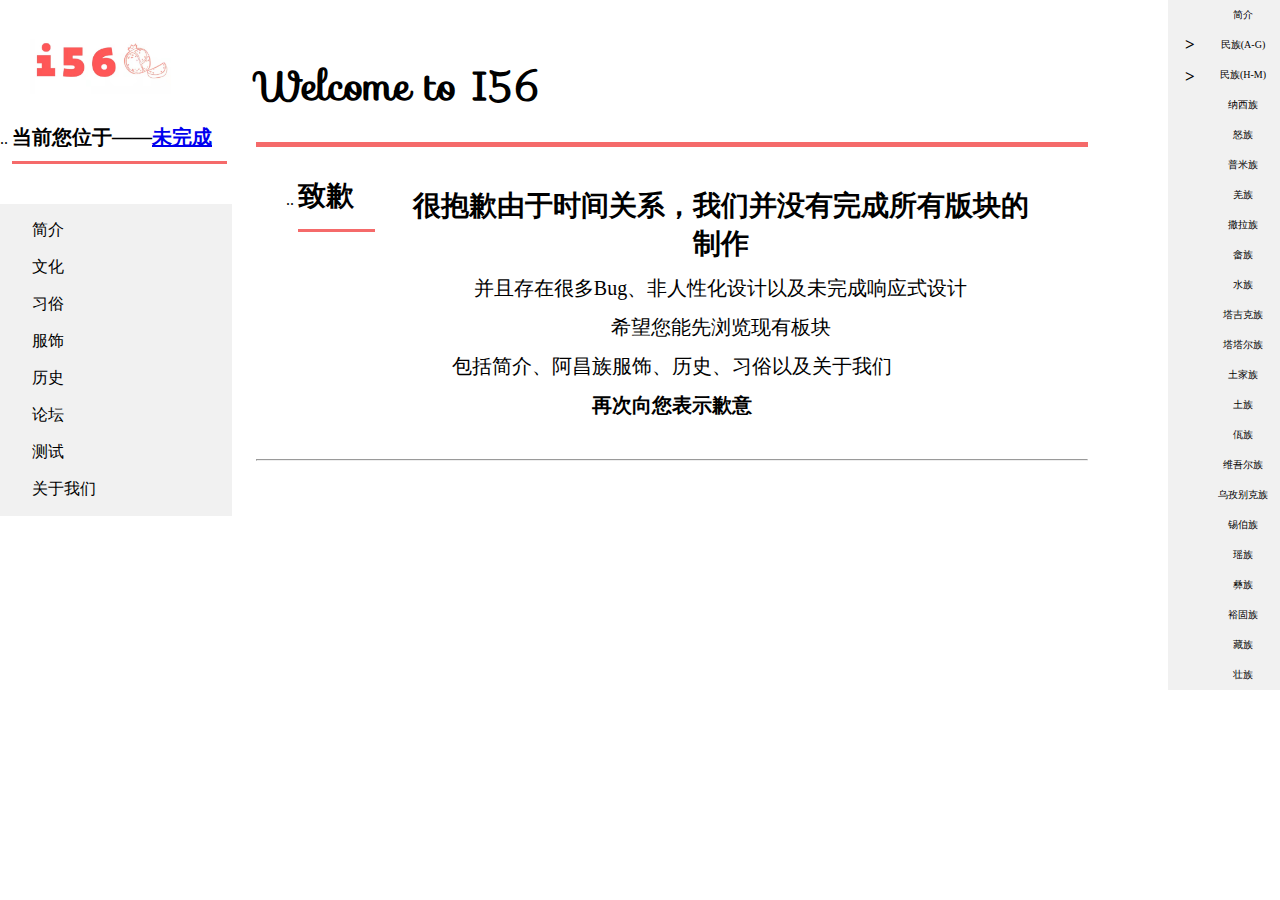
<file: I56/Blank.html>
<!DOCTYPE html>
<html>
    <!----------------HEAD------------->
    <head>
        <title>I56 Welcome to you</title>
    <meta charset="utf-8"/>
    <link rel="stylesheet" href="assets/css/Main.css">
    <link rel="stylesheet" href="https://fonts.googleapis.com/css?family=Sofia">
    </head>
    <!----------------BODY------------->
    <body>
        <div id="wrapper">
            <!--Siderbar-->
            <div id="sidebara">
                <img class="logo1" src="images/I56 Logo.jpg">           
                <header class="major">
                    <p></p>
                    <p></p>                                                                                                                                              ..
                    <h3>当前您位于——<a href="Blank.html">未完成</a></h3>
                </header>
                <div>
                <ul>
                    <li><a href="Index.html">简介</a></li>
                    <li><a href="Blank.html">文化</a></li>
                    <li><a href="AChangZu_Custom.html">习俗</a></li>
                    <li><a href="AChangZu_Clothes.html">服饰</a></li>
                    <li><a href="AChangZu_History.html">历史</a></li>
                    <li><a href="Forum.html">论坛</a></li>
                    <li><a href="Test.html">测试</a></li>
                    <li><a href="About_us.html">关于我们</a></li>
                </ul>
                </div>
            </div>


            <!--Main-->
            <div id="main">
                <!--Header-->
                <header id="header">
                    <p class="logo"><h1 style="font-family:Sofia;">Welcome to I56</h1></p>
                </header>
                <div class="Head">
                    <header class="major">                                                                                                                                 ..
                       <h2>致歉</h2> 
                    </header>
                </div>
                    <div class="block">
                    <h2 class="spacing">很抱歉由于时间关系，我们并没有完成所有版块的制作</h2>
                    <p class="spacing" style="font-size: 1.25em;">并且存在很多Bug、非人性化设计以及未完成响应式设计</p>
                    <p class="spacing" style="font-size: 1.25em;">希望您能先浏览现有板块</p>
                    <p class="spacing" style="font-size: 1.25em;">包括简介、阿昌族服饰、历史、习俗以及关于我们</p>
                    <h3 class="spacing">再次向您表示歉意</h3>
                    </div>
                    <hr/>
                    
                    
            </div>
            


            <!--Siderbarb-->
            <div id="sidebarb">        
                <div id="menu">
                <ul >
                    <li><a href="/">简介</a></li>

                    <div class="dropbtn">

                        <li><a href="#"><div class="b1">&gt;</div>民族(A-G)</a></li>
                        <div class="dropdown-content">
                            <li><a href="AChangZu_Clothes.html">阿昌族</a></li>
                            <li><a href="#">白族</a></li>
                            <li><a href="#">保安族</a></li>
                            <li><a href="#">布朗族</a></li>
                            <li><a href="#">布依族</a></li>
                            <li><a href="#">朝鲜族</a></li>
                            <li><a href="#">穿青人</a></li>
                            <li><a href="#">达斡尔族</a></li>
                            <li><a href="#">傣族</a></li>
                            <li><a href="#">德昂族</a></li>
                            <li><a href="#">东乡族</a></li>
                            <li><a href="#">桐族</a></li>
                            <li><a href="#">独龙族</a></li>
                            <li><a href="#">俄罗斯族</a></li>
                            <li><a href="#">鄂伦春族</a></li>
                            <li><a href="#">鄂温克族</a></li>
                            <li><a href="#">高山族</a></li>
                            <li><a href="#">仡佬族</a></li>
                        </div>
                    </div>
                    <div class="dropbtn">
                        <li><a href="#"><div class="b2">&gt;</div>民族(H-M)</a></li>
                        <div class="dropdown-content">
                            <li><a href="#">哈尼族</a></li>
                            <li><a href="#">哈萨克族</a></li>
                            <li><a href="#">汉族</a></li>
                            <li><a href="#">赫哲族</a></li>
                            <li><a href="#">回族</a></li>
                            <li><a href="#">基诺族</a></li>
                            <li><a href="#">京族</a></li>
                            <li><a href="#">景颇族</a></li>
                            <li><a href="#">柯尔克孜族</a></li>
                            <li><a href="#">拉祜族</a></li>
                            <li><a href="#">黎族</a></li>
                            <li><a href="#">傈僳族</a></li>
                            <li><a href="#">珞巴族</a></li>
                            <li><a href="#">满族</a></li>
                            <li><a href="#">毛南族</a></li>
                            <li><a href="#">门巴族</a></li>
                            <li><a href="#">蒙古族</a></li>
                            <li><a href="#">苗族</a></li>
                            <li><a href="#">仫佬族</a></li>
                        </div>
                    </div>
                            <li><a href="#">纳西族</a></li>
                            <li><a href="#">怒族</a></li>
                            <li><a href="#">普米族</a></li>
                            <li><a href="#">羌族</a></li>
                            <li><a href="#">撒拉族</a></li>
                            <li><a href="#">畲族</a></li>
                            <li><a href="#">水族</a></li>
                            <li><a href="#">塔吉克族</a></li>
                            <li><a href="#">塔塔尔族</a></li>
                            <li><a href="#">土家族</a></li>
                            <li><a href="#">土族</a></li>
                            <li><a href="#">佤族</a></li>
                            <li><a href="#">维吾尔族</a></li>
                            <li><a href="#">乌孜别克族</a></li>
                            <li><a href="#">锡伯族</a></li>
                            <li><a href="#">瑶族</a></li>
                            <li><a href="#">彝族</a></li>
                            <li><a href="#">裕固族</a></li>
                            <li><a href="#">藏族</a></li>
                            <li><a href="#">壮族</a></li>
                    </div>
                </ul>       
                </div>
            </div>
    
        
    </body>
</html>
</file>
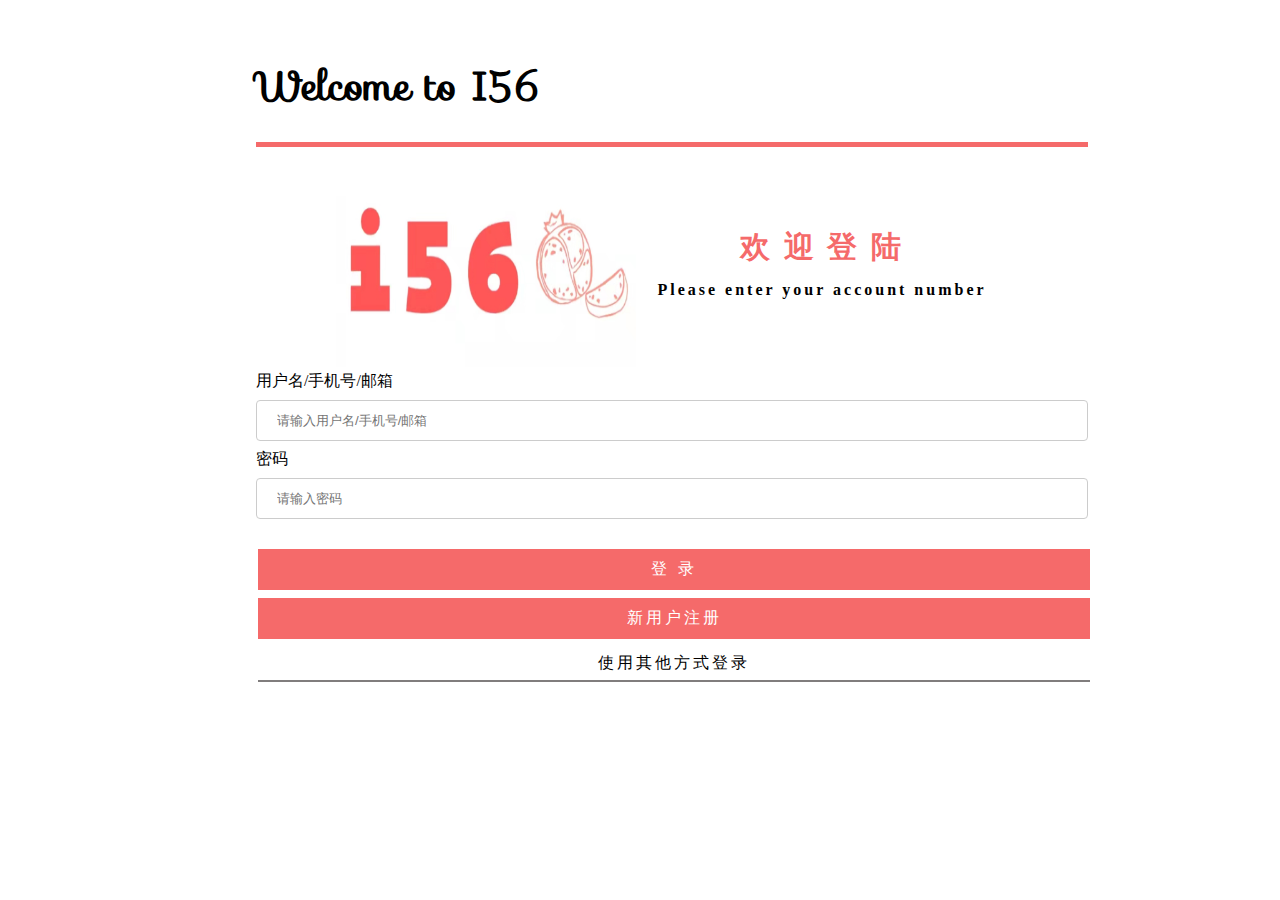
<file: I56/Log_in.html>
<!DOCTYPE html>
<html>
    <!----------------HEAD------------->
    <head>
        <title>i56_Login</title>
    <meta charset="utf-8"/>
    <link rel="stylesheet" href="assets/css/Main.css">
    <link rel="stylesheet" href="https://fonts.googleapis.com/css?family=Sofia">
    </head>
    <style>
          header.major > :last-child {
            display: inline-block;
            margin: 0 0 2em 0;
            padding: 0 0.75em 0.5em 0; }
    </style>
    <!----------------BODY------------->
    <body>
        <div id="wrapper">
            <!--Siderbar-->
            <div id="sidebara">         
                <header class="major">
                    <br>                                                                                                                                            
                </header>
            </div>
            <!--Main-->
            <div id="main">
                <!--Header-->
                <header id="header">
                    <p class="logo"><h1 style="font-family:Sofia;">Welcome to I56</h1></p>
                </header>
                
                <div class="login_l">
                    <img align="center" src="images/I56 Logo.jpg" alt="Small Image" width="300px"height="200px">
                </div>  
                <div class="login_r">
                    <h1 style="font-size: 30px;color: #f56a6a;">欢 迎 登 陆</h1>
                    <p>Please enter your account number</p>
                </div>  
                <br><br><br><br>
                <form>
                    <label for="fname">用户名/手机号/邮箱</label>
                    <input type="text" id="id/phonenumber/email" name="用户名/手机号/邮箱" placeholder="请输入用户名/手机号/邮箱">
                    <label for="fname">密码</label>
                    <input type="text" id="password" name="密码" placeholder="请输入密码">
                </form>
                <br>
                <a href="Index.html" border-bottom: none; ><button class="button_login">登 录</button></a>
                <a href="register.html" border-bottom: none; ><button class="button_login">新用户注册</button></a>
                <a href="Blank.html" border-bottom: none; ><button class="button_else">使用其他方式登录</button></a>
            </div>
            
            

    
    <script src="assets/js/main.js"></script>
    </body>
</html>
</file>
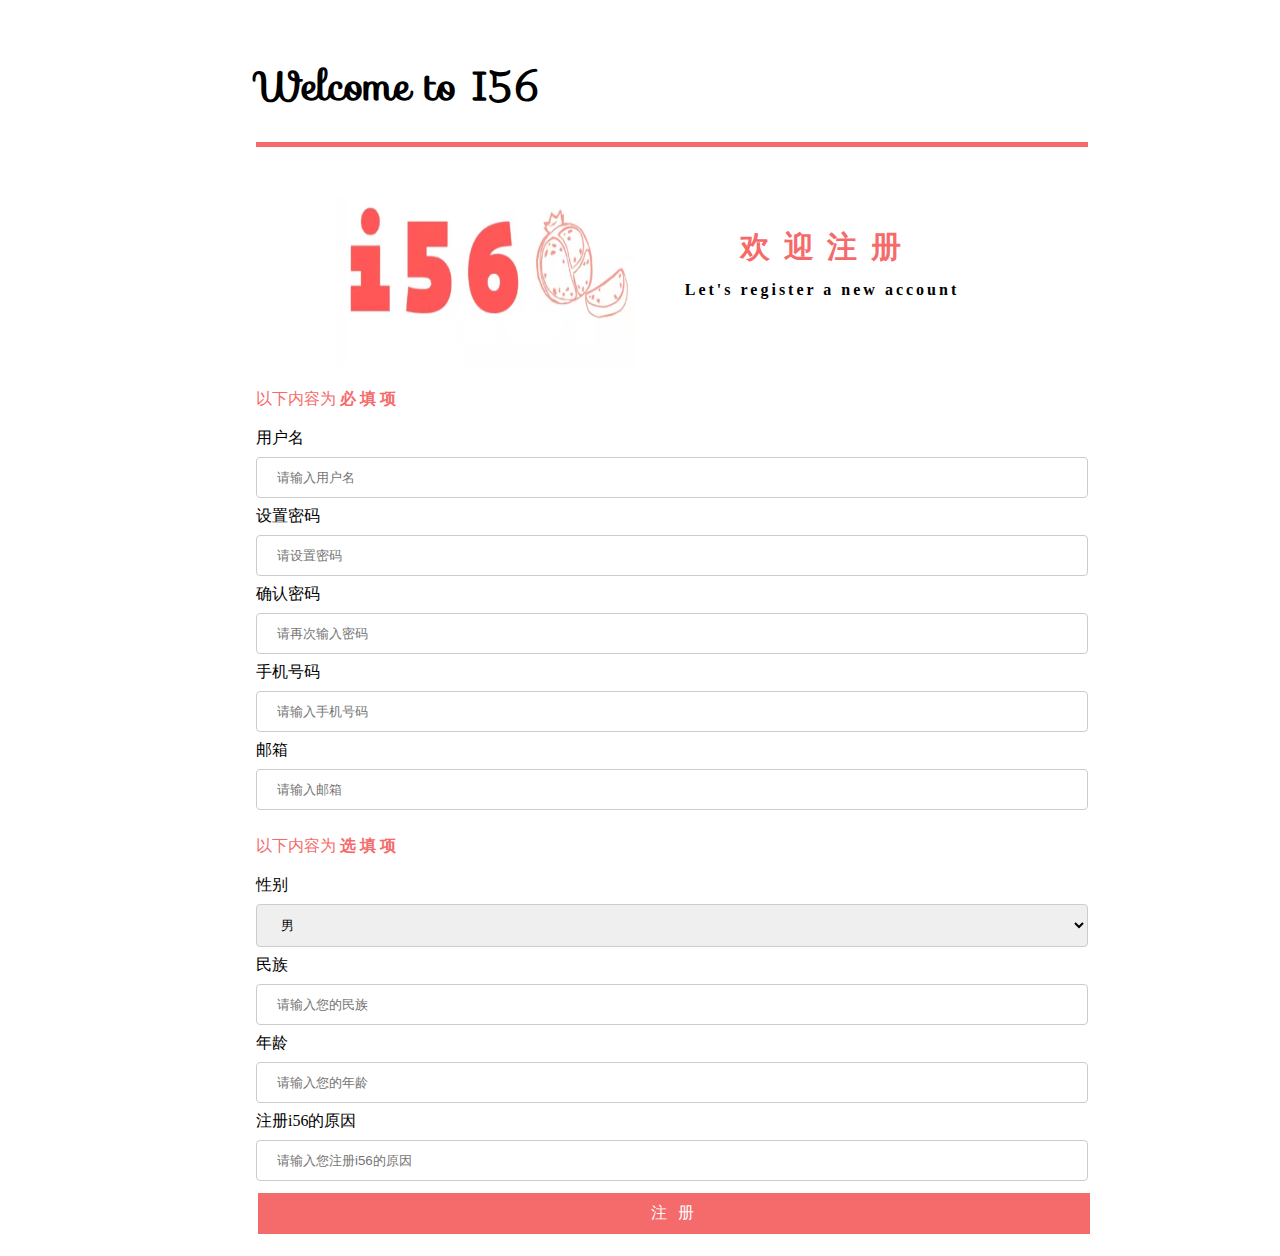
<file: I56/register.html>
<!DOCTYPE html>
<html>
    <!----------------HEAD------------->
    <head>
        <title>i56_Login</title>
    <meta charset="utf-8"/>
    <link rel="stylesheet" href="assets/css/Main.css">
    <link rel="stylesheet" href="https://fonts.googleapis.com/css?family=Sofia">
    </head>
    <style>
          header.major > :last-child {
            display: inline-block;
            margin: 0 0 2em 0;
            padding: 0 0.75em 0.5em 0; }
    </style>
    <!----------------BODY------------->
    <body>
        <div id="wrapper">
            <!--Siderbar-->
            <div id="sidebara">         
                <header class="major">
                    <br>                                                                                                                                            
                </header>
            </div>
            <!--Main-->
            <div id="main">
                <!--Header-->
                <header id="header">
                    <p class="logo"><h1 style="font-family:Sofia;">Welcome to I56</h1></p>
                </header>
                
                <div class="login_l">
                    <img align="center" src="images/I56 Logo.jpg" alt="Small Image" width="300px"height="200px">
                </div>  
                <div class="login_r">
                    <h1 style="font-size: 30px;color: #f56a6a;">欢 迎 注 册</h1>
                    <p>Let's register a new account</p>
                </div>  
                <br><br><br><br>
                <br><p style="color: #f56a6a;">以下内容为<strong> 必 填 项</strong></p><br>
                <form>
                    <label for="用户名">用户名</label>
                    <input type="text" id="id" name="用户名" placeholder="请输入用户名">
                    <label for="设置密码">设置密码</label>
                    <input type="text" id="password" name="设置密码" placeholder="请设置密码">
                    <label for="确认密码">确认密码</label>
                    <input type="text" id="password" name="确认密码" placeholder="请再次输入密码">
                    <label for="手机号码">手机号码</label>
                    <input type="text" id="phonenumber" name="手机号码" placeholder="请输入手机号码">
                    <label for="邮箱">邮箱</label>
                    <input type="text" id="email" name="邮箱" placeholder="请输入邮箱">
                </form>
                <br><p style="color: #f56a6a;">以下内容为<strong> 选 填 项</strong></p><br>
                <form>
                    <label for="性别">性别</label>
                    <select id="性别" name="性别">
                        <option value="男">男</option>
                        <option value="女">女</option>
                    </select>
                    <label for="民族">民族</label>
                    <input type="text" id="nation" name="民族" placeholder="请输入您的民族">
                    <label for="年龄">年龄</label>
                    <input type="text" id="age" name="年龄" placeholder="请输入您的年龄">
                    <label for="注册i56的原因">注册i56的原因</label>
                    <input type="text" id="reason" name="注册i56的原因" placeholder="请输入您注册i56的原因">
                </form>
                <a href="Log_in.html" border-bottom: none; ><button class="button_login">注 册</button></a>
                <br><br>
            </div>
            
            

    
    <script src="assets/js/main.js"></script>
    </body>
</html>
</file>
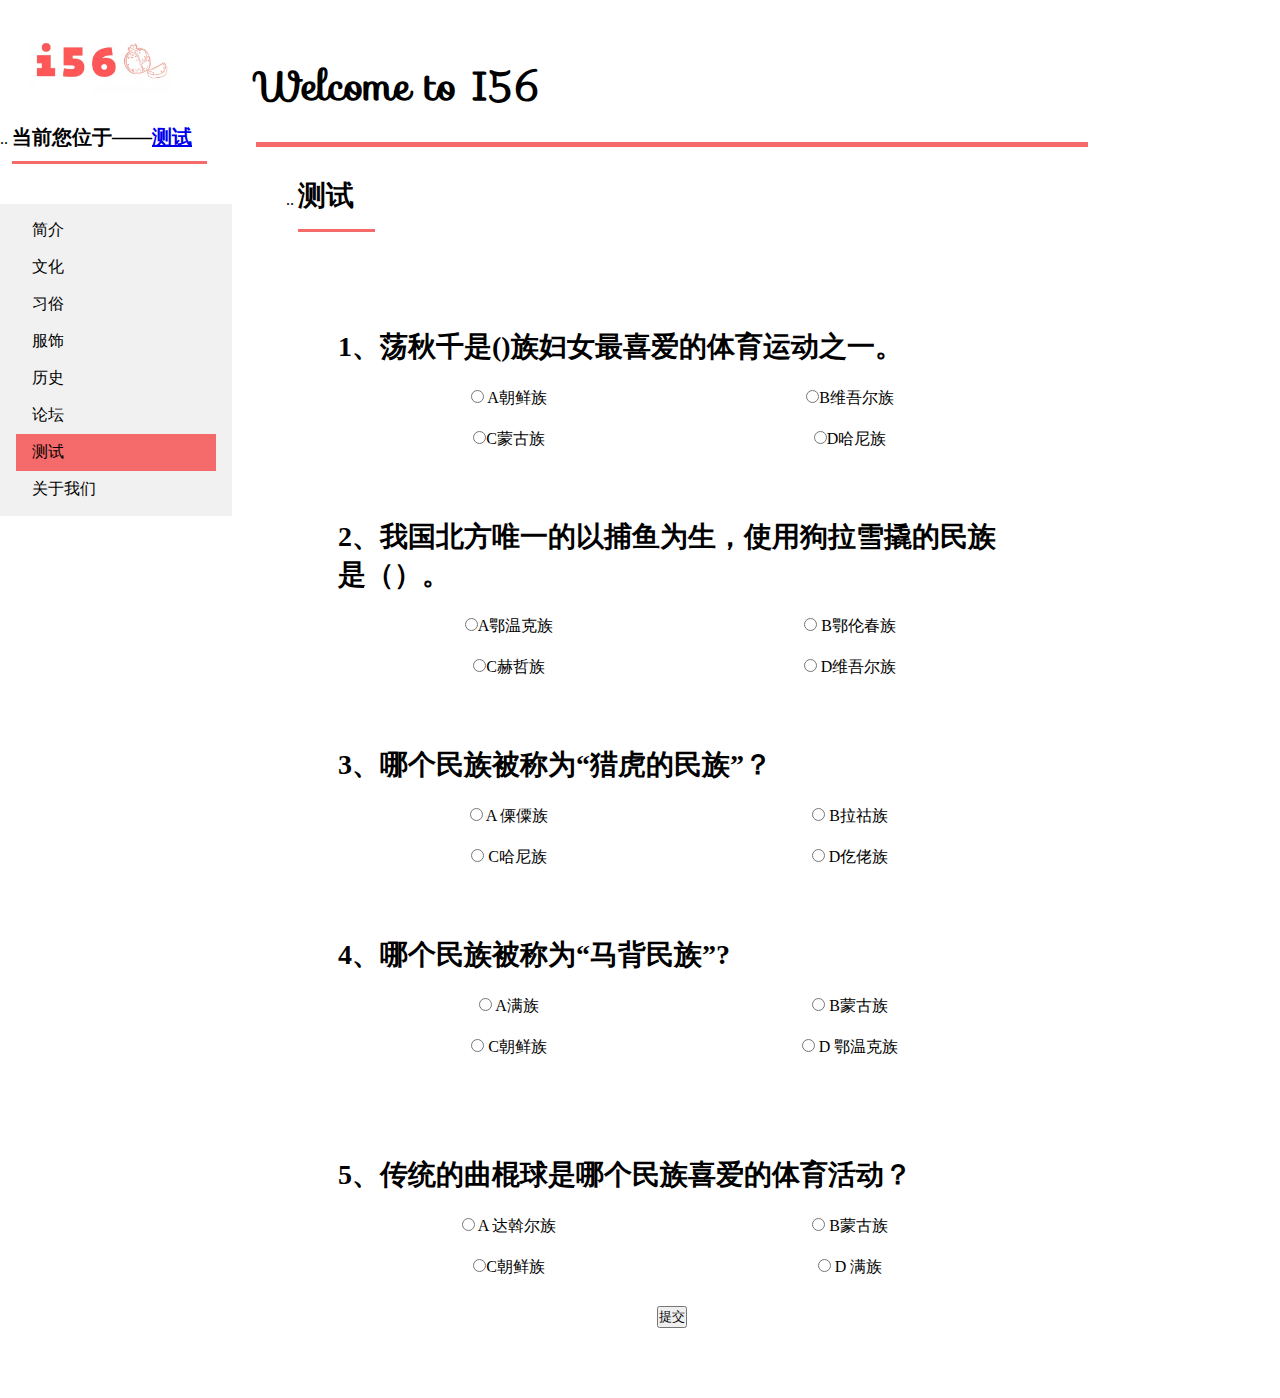
<file: I56/Test.html>
<!DOCTYPE html>
<html>
    <!----------------HEAD------------->
    <head>
        
          

        <title>I56 Welcome to you</title>
    <meta charset="utf-8"/>
    <link rel="stylesheet" href="assets/css/Main.css">
    <link rel="stylesheet" href="https://fonts.googleapis.com/css?family=Sofia">
    </head>
    <!----------------BODY------------->
    <body>
        <div id="wrapper">
            <!--Siderbar-->
            <div id="sidebara">
                <img class="logo1" src="images/I56 Logo.jpg">           
                <header class="major">
                                                                                                                                                            ..
                    <h3>当前您位于——<a href="Test.html">测试</a></h3>
                </header>
                <div>
                <ul>
                    <li><a href="Index.html">简介</a></li>
                    <li><a href="Blank.html">文化</a></li>
                    <li><a href="AChangZu_Custom.html">习俗</a></li>
                    <li><a href="AChangZu_Clothes.html">服饰</a></li>
                    <li><a href="AChangZu_History.html">历史</a></li>
                    <li><a href="Forum.html">论坛</a></li>
                    <li><a href="Test.html" id="visited">测试</a></li>
                    <li><a href="About_us.html">关于我们</a></li>
                </ul>
                </div>
            </div>


            <!--Main-->
            <div id="main">
                <!--Header-->
                <header id="header">
                    <p class="logo"><h1 style="font-family:Sofia;">Welcome to I56</h1>
                </header>
                <div class="Head">
                    <header class="major">                                                                                                                                 ..
                       <h2>测试</h2> 
                    </header>

            <div >
                <div  class="block">
                <div align=left><h2 class="spacing" >  1、荡秋千是()族妇女最喜爱的体育运动之一。</h2></div>
                     <div  style= float:left;width:50%;padding:10px;> <input   type="radio" name="answer" value="A">  A朝鲜族</div>
                     <div style= padding:10px;><input   type="radio" name="answer" value="B">B维吾尔族</div>
                     <div style= float:left;width:50%;padding:10px;><input  type="radio" name="answer" value="B">C蒙古族</div>
                     <div style= padding:10px;><input  type="radio" name="answer" value="B">D哈尼族</div>
        <br/>
        
                </div>
                
                
                <div  class="block">
                   <div align=left> <h2 class="spacing" > 2、我国北方唯一的以捕鱼为生，使用狗拉雪撬的民族是（）。 </h2></div>
                    <div style= float:left;width:50%;padding:10px;><input    type="radio" name="answer" value="A">A鄂温克族</div> 
                        <div style= padding:10px;><input   type="radio" name="answer" value="A"> B鄂伦春族 </div>
                    <div style= float:left;width:50%;padding:10px;><input   type="radio" name="answer" value="A">C赫哲族 </div> 
                        <div style= padding:10px;><input  type="radio" name="answer" value="A"> D维吾尔族</div>
            <br/>
            
                    </div>

                    <div  class="block">
                        <div align=left><h2  class="spacing" > 3、哪个民族被称为“猎虎的民族”？</h2></div>
                              <div style= float:left;width:50%;padding:10px;> <input   type="radio" name="answer" value="A"> A 傈僳族 </div>
                                <div style= padding:10px;><input   type="radio" name="answer" value="A"> B拉祜族 </div>
                              <div style= float:left;width:50%;padding:10px;><input  type="radio" name="answer" value="A"> C哈尼族 </div>
                                <div style= padding:10px;><input   type="radio" name="answer" value="A"> D仡佬族</div>
                <br/>
                
                        </div>
                      
                        <div 
                         class="block">
                         <div align=left><h2  class="spacing" > 4、哪个民族被称为“马背民族”?
                                  </h2></div>
                                  <div style= float:left;width:50%;padding:10px;> <input   type="radio" name="answer" value="A"> A满族  </div>
                                    <div style= padding:10px;><input   type="radio" name="answer" value="A">  B蒙古族</div>
                                  <div style= float:left;width:50%;padding:10px;><input   type="radio" name="answer" value="A"> C朝鲜族 </div>
                                    <div style= padding:10px;><input  type="radio" name="answer" value="A"> D 鄂温克族</div>
                    <br/>
                    
                            </div>
        </div>
        <div  class="block">
            <div align=left>&emsp;<h2  class="spacing" > 5、传统的曲棍球是哪个民族喜爱的体育活动？ </h2></div>
                  <div style= float:left;width:50%;padding:10px;><input    type="radio" name="answer" value="A"> A 达斡尔族</div>  
                    <div style= padding:10px;><input    type="radio" name="answer" value="A"> B蒙古族 </div>
                  <div style= float:left;width:50%;padding:10px;><input    type="radio" name="answer" value="A">C朝鲜族 </div>
                    <div style= padding:10px;><input   type="radio" name="answer" value="A">  D 满族</div>
    <br/>
    <input type="submit" value="提交">
            </div>
</div>
            <!--Siderbarb-->
            <div id="sidebarb">        
                <div id="menu">
                <ul >
                    <li><a href="/">简介</a></li>

                    <div class="dropbtn">

                        <li><a href="#"><div class="b1">&gt;</div>民族(A-G)</a></li>
                        <div class="dropdown-content">
                            <li><a href="AChangZu_Clothes.html">阿昌族</a></li>
                            <li><a href="#">白族</a></li>
                            <li><a href="#">保安族</a></li>
                            <li><a href="#">布朗族</a></li>
                            <li><a href="#">布依族</a></li>
                            <li><a href="#">朝鲜族</a></li>
                            <li><a href="#">穿青人</a></li>
                            <li><a href="#">达斡尔族</a></li>
                            <li><a href="#">傣族</a></li>
                            <li><a href="#">德昂族</a></li>
                            <li><a href="#">东乡族</a></li>
                            <li><a href="#">桐族</a></li>
                            <li><a href="#">独龙族</a></li>
                            <li><a href="#">俄罗斯族</a></li>
                            <li><a href="#">鄂伦春族</a></li>
                            <li><a href="#">鄂温克族</a></li>
                            <li><a href="#">高山族</a></li>
                            <li><a href="#">仡佬族</a></li>
                        </div>
                    </div>
                    <div class="dropbtn">
                        <li><a href="#"><div class="b2">&gt;</div>民族(H-M)</a></li>
                        <div class="dropdown-content">
                            <li><a href="#">哈尼族</a></li>
                            <li><a href="#">哈萨克族</a></li>
                            <li><a href="#">汉族</a></li>
                            <li><a href="#">赫哲族</a></li>
                            <li><a href="#">回族</a></li>
                            <li><a href="#">基诺族</a></li>
                            <li><a href="#">京族</a></li>
                            <li><a href="#">景颇族</a></li>
                            <li><a href="#">柯尔克孜族</a></li>
                            <li><a href="#">拉祜族</a></li>
                            <li><a href="#">黎族</a></li>
                            <li><a href="#">傈僳族</a></li>
                            <li><a href="#">珞巴族</a></li>
                            <li><a href="#">满族</a></li>
                            <li><a href="#">毛南族</a></li>
                            <li><a href="#">门巴族</a></li>
                            <li><a href="#">蒙古族</a></li>
                            <li><a href="#">苗族</a></li>
                            <li><a href="#">仫佬族</a></li>
                        </div>
                    </div>
                            <li><a href="#">纳西族</a></li>
                            <li><a href="#">怒族</a></li>
                            <li><a href="#">普米族</a></li>
                            <li><a href="#">羌族</a></li>
                            <li><a href="#">撒拉族</a></li>
                            <li><a href="#">畲族</a></li>
                            <li><a href="#">水族</a></li>
                            <li><a href="#">塔吉克族</a></li>
                            <li><a href="#">塔塔尔族</a></li>
                            <li><a href="#">土家族</a></li>
                            <li><a href="#">土族</a></li>
                            <li><a href="#">佤族</a></li>
                            <li><a href="#">维吾尔族</a></li>
                            <li><a href="#">乌孜别克族</a></li>
                            <li><a href="#">锡伯族</a></li>
                            <li><a href="#">瑶族</a></li>
                            <li><a href="#">彝族</a></li>
                            <li><a href="#">裕固族</a></li>
                            <li><a href="#">藏族</a></li>
                            <li><a href="#">壮族</a></li>
                    </div>
                </ul>       
                </div>
            </div>
    
        
    </body>
</html>
</file>
<file: I56/assets/css/Main.css>
*{
  padding: 0px;
  margin: 0px;
}
#main{
  float:left;
  width: 65%;
}
#sidebara{
  float: left;
  width: 20%;
}
#sidebarb{
  float: right;
  width: 15%;
  
}
.b1{
  left: 17px;
  font-size: 17px;
  top: 35px;
  font-weight: bold;
  position: absolute;
  transform: rotate(0deg);
}
.b2{
  left: 17px;
  top: 67px;
  font-size: 17px;
  font-weight: bold;
  position: absolute;
  transform: rotate(0deg);
}
#header {
  font-size: 10px;
  display: flex;
  border-bottom: solid 5px #f56a6a;
  padding: 6em 0 1em 0;
  position: relative; }

  header.major > :last-child {
      border-bottom: solid 3px #f56a6a;
      display: inline-block;
      margin: 0 0 2em 0;
      padding: 0 0.75em 0.5em 0; }
    
      header.main > :last-child {
          margin: 0 0 1em 0; }
      #header .logo {
              border-bottom: 0;
              color: #f56a6a;
              font-size: 1.125em; 
            }
      #header .img{
          width: 20px;
      }

      h1 {
          font-size: 4em;
          margin: 0 0 0.5em 0;
          line-height: 1.3; }
        
        h2 {
          font-size: 1.75em; }
        
        h3 {
          font-size: 1.25em; 
        }
        
        h4 {
          font-size: 1.1em; }
        
        h5 {
          font-size: 0.9em; }
        
        h6 {
          font-size: 0.7em; }
#menu{
  text-align: center;
  float: right;
  position: fixed;
  margin-left: 80px;
}
#sidebara ul{
  list-style: none;
  padding: 8px 16px;
  margin: 0px;
  width: 200px;
  background-color: #f1f1f1;
} 
#sidebara li a {
  display: block;
  color: #000;
  padding: 8px 16px;
  text-decoration: none;
}   



#sidebarb ul{
  list-style: none;
  padding: 4px 8px;
  margin: 0px;
  width: 100px;
  background-color: #f1f1f1;
  font-size: 10px;
} 
#sidebarb li a{
  display: block;
  color: #000;
  padding: 4px 8px;
  text-decoration: none;
}
a:hover{
  background-color: #555;
  color: white;
}



#sidebarb .dropbtn{
  padding:0px;
  margin: 0px;
  cursor: pointer;
}
#sidebarb .dropdown-content{
  display: none;
  padding: 0px;
}
#sidebarb .dropbtn:hover .dropdown-content{
  display: block;
}

#sidebarb .dropbtn:hover .b1{
  transform: rotate(90deg);
}

#sidebarb .dropbtn:hover .b2{
  transform: rotate(90deg);
}

.logo1{
margin: 20px;
padding: 10px;
width: 55%;
}
.box{
  width: 200px;
  height: 200px;
  margin: 100px;
  border: 1px solid #ccc;
  position: relative;
}
.big{
  width: 400px;
  height: 400px;
  position: relative;
  top: -270px;
  left: 360px;
  border: 1px solid #ccc;
  overflow: hidden;
  display: none;
}
.mask{
  width: 80px;
  height: 80px;
  background-color: rgba(3,12,60,0.4);
  position: absolute;
  top: 0;
  left: 0;
  cursor: move;
  display: none;
}
.small{
  position: relative;
}
.small img{
  
  width: 200px;
  height: 200px;
}
.big img{
  height: 1000px;
  width: 1000px;
}
img{
  vertical-align: top;
}
.block{
  margin: 40px;
  text-align: center; 
  display: block;
}
.spacing{
  margin: 12px;
}

#sidebarb ul {
  list-style-type: none;
  margin: 0;
  padding: 0;
  width: 150px;
  background-color: #f1f1f1;
}

#sidebarb li a {
  display: block;
  color: #000;
  padding: 8px 16px;
  text-decoration: none;
}



#sidebarb li a:hover:not(.active) {
  background-color: #555;
  color: white;
}

.Head{
  float: left;
  margin: 30px;
  display: block;
}

#visited{
  background-color: #f56a6a;
}





    
#ours_header{
  font-family: 'Franklin Gothic Medium', 'Arial Narrow', Arial, sans-serif;
  font-size: 20px;
  text-align: center;
  color: red;
}
#image_ours{
  margin: 0px auto;
  text-align: center;
}
.us{
  text-align: center;
  line-height: 200%;

}
#us_{
  text-align: center;
  color:red;
}
.member{
  clear: both;
}
.member img{
  width: 250px;
  float: left;
}
.member p{
  font-size: 15px;
  line-height: 220%;
}
.member h2{
  border-bottom: solid 3px #f56a6a;
  display: inline-block;
  margin: 8px;
}

.everyone img{
  margin: 20px;
}
.everyone p{
  margin: 10px;
}


p.xiao{
  text-indent: 50px;
  line-height: 1.5;
  text-align: left;
}

#xiao1{
  text-align: center;
  border-bottom-style: solid;
  border-color: #f56a6a;
  padding-bottom: 10px;
  width: 300px;
}

#xiao2{
  text-align: left;
}


#subtitle {
  text-align: center;
  margin-top: 30px;
  border-bottom: solid 3px #f56a6a;
  width: 120px;
  position: relative; 
}
.ctt1l {
  float: left;
}
.box{
  width: 200px;
  height: 200px;
  margin-left: 160px;
  margin-right: 150px;
  margin-top: 10px;
  margin-bottom: 10px;
  border: 1px solid #ccc;
  position: relative;
}
.ctt1r{
  height: 165px;
  margin-top: 50px;
  margin-bottom: 50px;
  text-align: center;
  letter-spacing: 3px;
  letter-spacing: 3spx;
}
.ctt2{
  text-indent: 40px;
  margin: 75px;
  margin-top: 60px;
  margin-bottom: 40px;
  text-align: left;
  letter-spacing: 3px;
  line-height: 30px;
  font-weight: bold;
  margin-top:  10px;
}
.cloimg{
  margin-right: 10px;
  margin-left: 10px;
  width: 170px;
  height:170px
}

input[type=text], select {
  width: 100%;
  padding: 12px 20px;
  margin: 8px 0;
  display: inline-block;
  border: 1px solid #ccc;
  border-radius: 4px;
  box-sizing: border-box;
}

.login_l{
  text-indent: 80px;
  text-align: center;
  float: left;
  width: 100px;
  height: 200px;
  position: relative;
  margin-top: 20px;
}
.login_r{
  text-align: center;
  letter-spacing: 3px;
  font-weight: bold;
  margin-top:  80px;
  margin-left: 300px;
}
.button_login {
  background-color: #f56a6a;
  border: none;
  color: white;
  width: 100%;
  padding: 10px 20px;
  text-align: center;
  text-decoration: none;
  display: inline-block;
  font-size: 16px;
  margin: 4px 2px;
  transition-duration: 0.4s;
  cursor: pointer;
  letter-spacing: 3px;
}
.button_login:hover {
  background-color: #b14343;
  color: white;
}
.button_else{
  background-color: white;
  border: none;
  color: black;
  width: 100%;
  padding: 6px 20px;
  text-align: center;
  text-decoration: none;
  display: inline-block;
  font-size: 16px;
  margin: 4px 2px;
  cursor: pointer;
  border-bottom: solid 2px #807d7d;
  letter-spacing: 3px;
}
.invitation{
  padding: 20px;
  margin: 20px;
  background-color: rgb(243, 239, 239);
  border-radius: 4px;
}
.slogan{
  padding: 10px;
}
</file>
